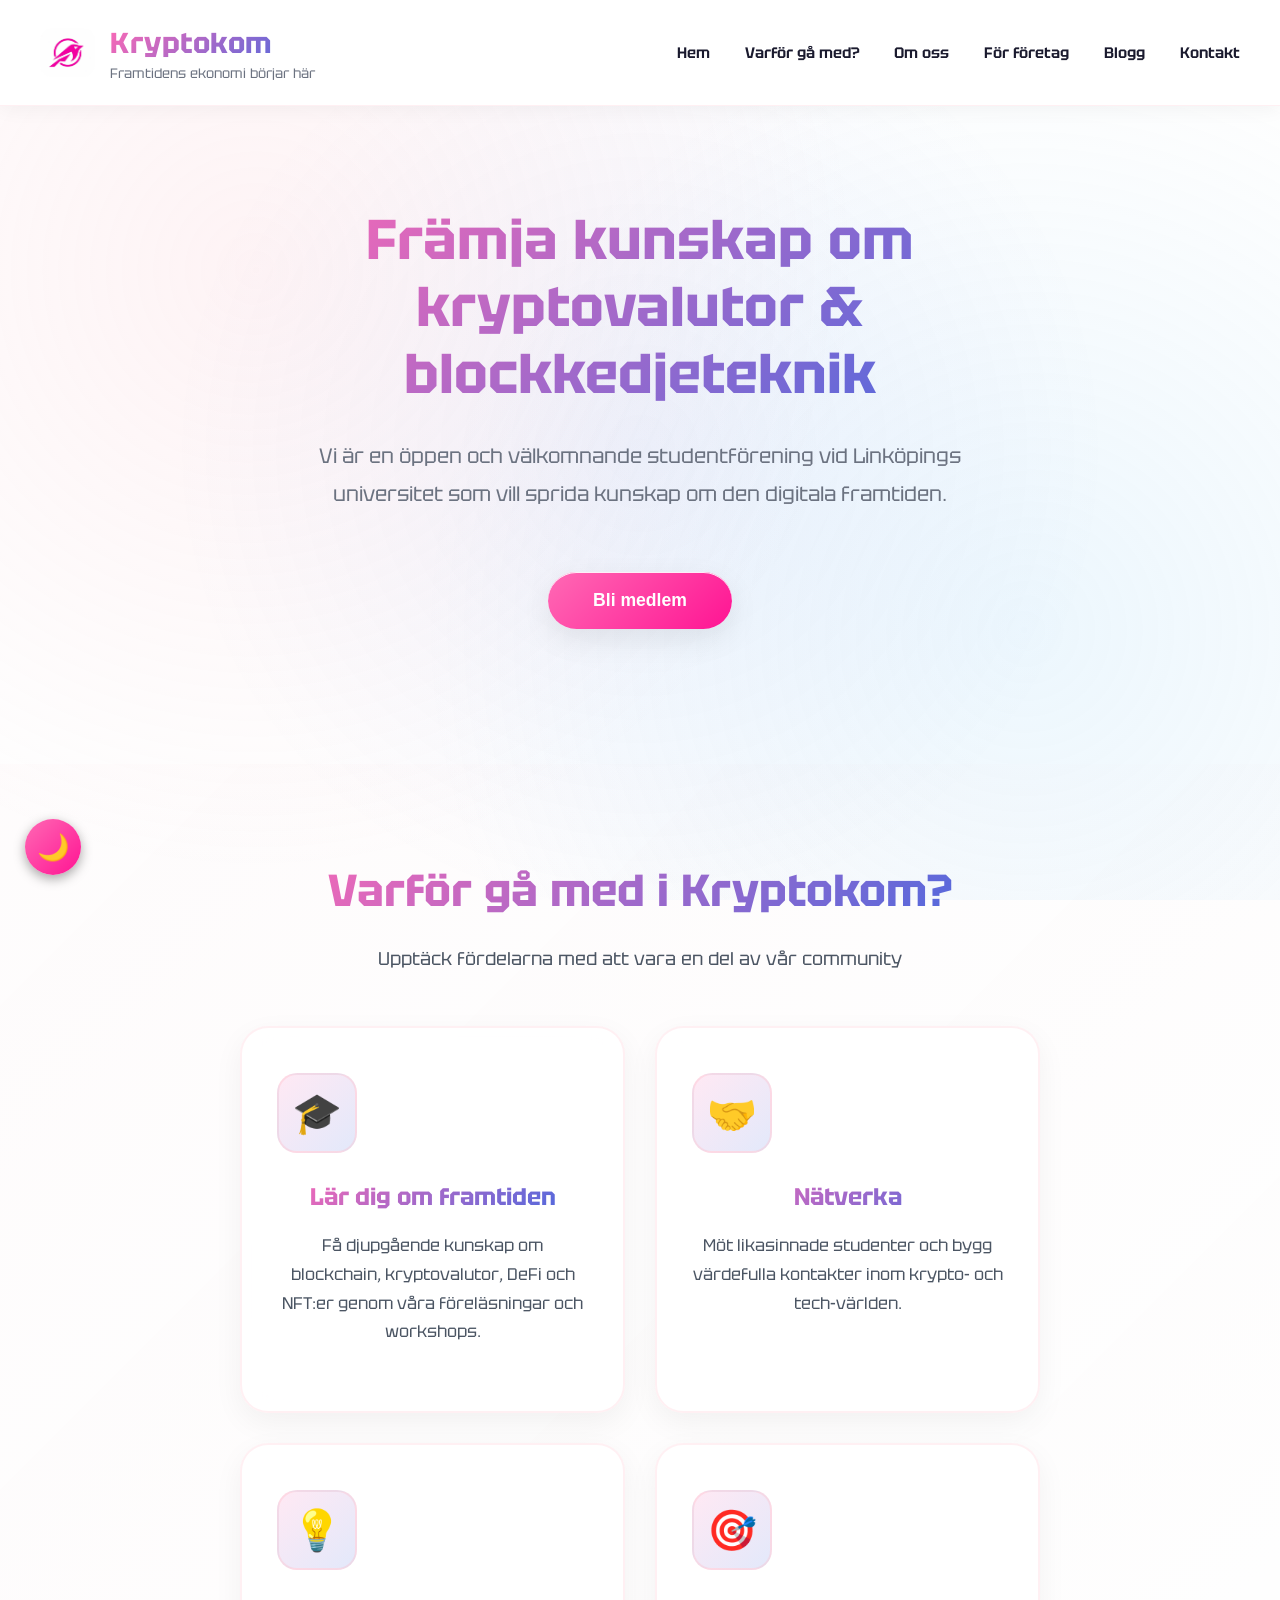
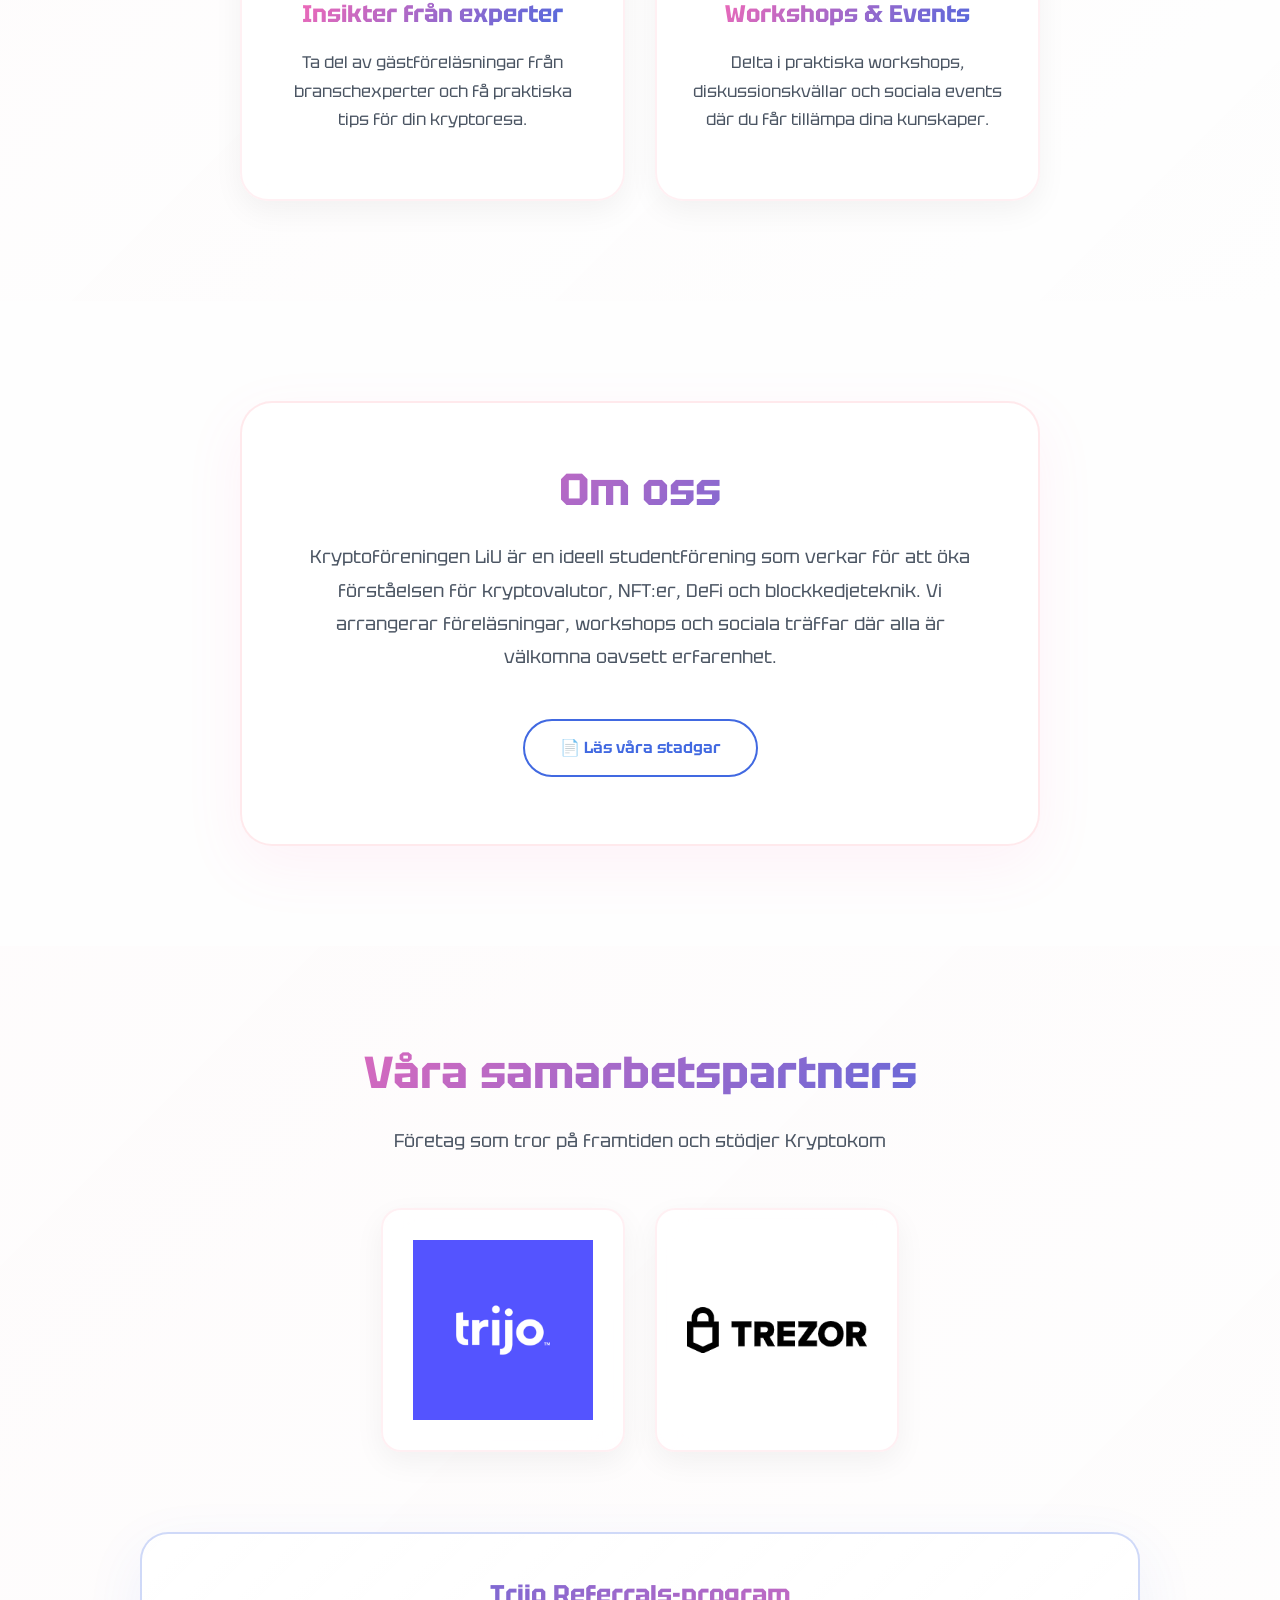
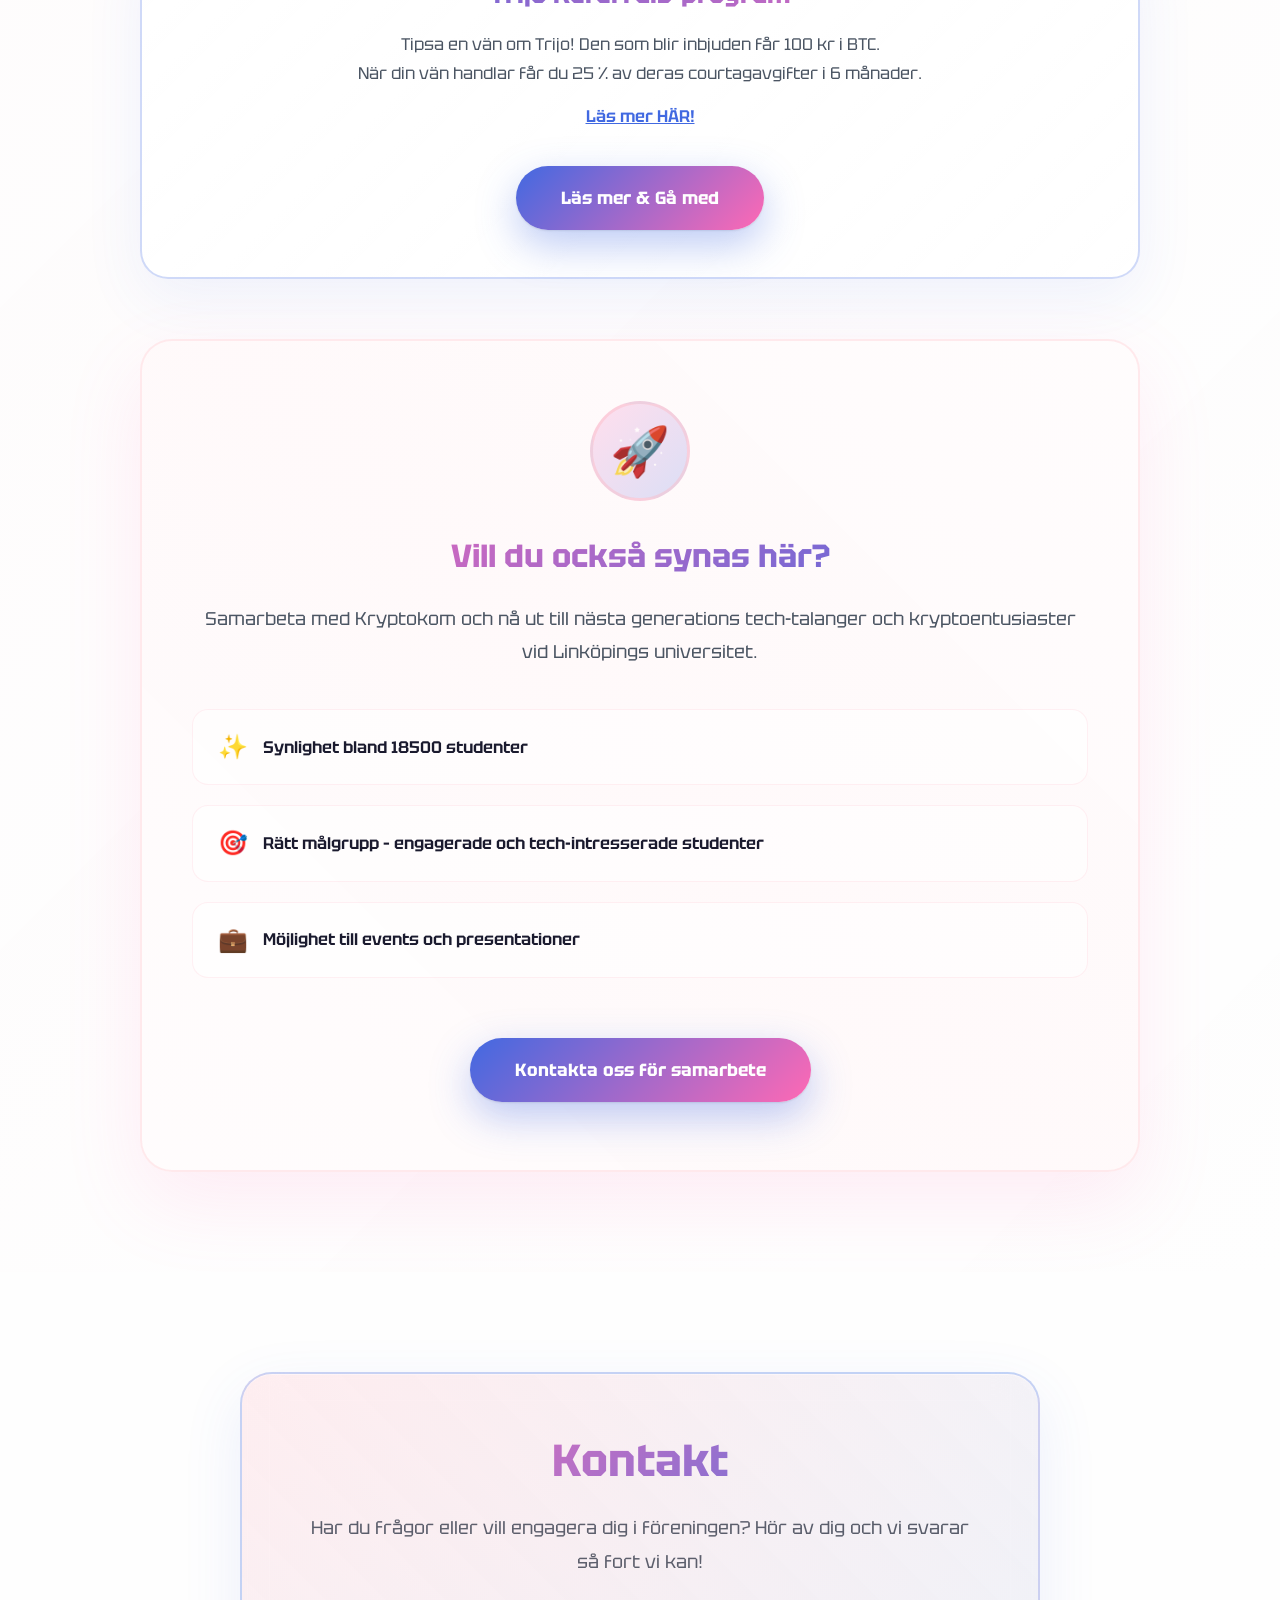
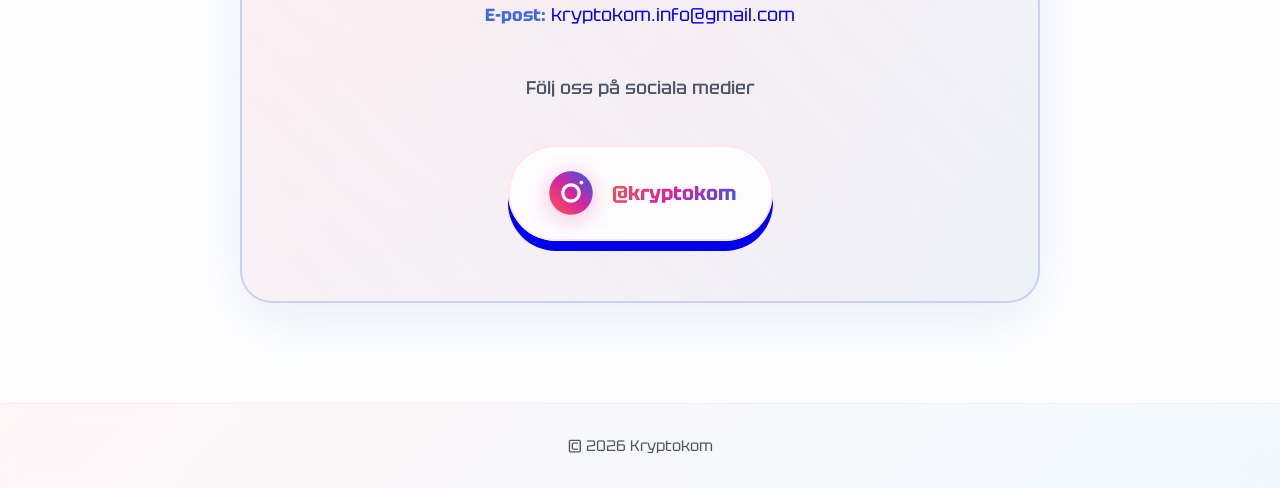
<file: index.html>
<!DOCTYPE html>
<html lang="sv">

<head>
    <script src="https://helpdesk.karlbergsolutions.se/embed.js" data-pub="68fa4f306255afdb19b29043"></script>
    <meta charset="UTF-8">
    <meta name="viewport" content="width=device-width, initial-scale=1.0">
    <title>Kryptokom - Framtidens ekonomi börjar här</title>
    <link rel="icon" type="image/png" href="images/favicon.png">
    <link rel="stylesheet" href="style.css">
    <link rel="preconnect" href="https://fonts.googleapis.com">
    <link rel="preconnect" href="https://fonts.gstatic.com" crossorigin>
    <link href="https://fonts.googleapis.com/css2?family=Tektur:wght@400..900&display=swap" rel="stylesheet">
    <script></script>
</head>

<body>
    <div id="scroll-progress"></div>

    <header class="site-header">
        <div class="logo-container">
            <img src="images/logotype.png" alt="Kryptokom logotyp" class="logo">
            <div class="logo-text">
                <h1>Kryptokom</h1>
                <p>Framtidens ekonomi börjar här</p>
            </div>
        </div>
        <nav id="nav-menu">
            <ul>
                <li><a href="index.html">Hem</a></li>
                <li><a href="index.html#features">Varför gå med?</a></li>
                <li><a href="index.html#about">Om oss</a></li>
                <li><a href="index.html#partners">För företag</a></li>
                <li><a href="blogg/">Blogg</a></li>
                <li><a href="index.html#contact">Kontakt</a></li>
            </ul>
        </nav>
        <div id="menu-toggle" class="menu-icon">☰</div>
    </header>

    <section id="home" class="section">
        <div class="content">
            <h2>Främja kunskap om kryptovalutor & blockkedjeteknik</h2>
            <p>Vi är en öppen och välkomnande studentförening vid Linköpings universitet som vill sprida kunskap om den
                digitala framtiden.</p>
            <a href="https://forms.gle/2U91qRzJwNPku2dQ6" target="_blank">
                <button id="joinBtn">Bli medlem</button>
            </a>
            <p id="joinMsg"></p>
        </div>
    </section>

    <section id="features" class="section features-section">
        <div class="content">
            <h2>Varför gå med i Kryptokom?</h2>
            <p class="section-subtitle">Upptäck fördelarna med att vara en del av vår community</p>

            <div class="feature-cards">
                <div class="feature-card">
                    <div class="feature-icon">🎓</div>
                    <h3>Lär dig om framtiden</h3>
                    <p>Få djupgående kunskap om blockchain, kryptovalutor, DeFi och NFT:er genom våra föreläsningar och
                        workshops.</p>
                </div>

                <div class="feature-card">
                    <div class="feature-icon">🤝</div>
                    <h3>Nätverka</h3>
                    <p>Möt likasinnade studenter och bygg värdefulla kontakter inom krypto- och tech-världen.</p>
                </div>

                <div class="feature-card">
                    <div class="feature-icon">💡</div>
                    <h3>Insikter från experter</h3>
                    <p>Ta del av gästföreläsningar från branschexperter och få praktiska tips för din kryptoresa.</p>
                </div>

                <div class="feature-card">
                    <div class="feature-icon">🎯</div>
                    <h3>Workshops & Events</h3>
                    <p>Delta i praktiska workshops, diskussionskvällar och sociala events där du får tillämpa dina
                        kunskaper.</p>
                </div>
            </div>
        </div>
    </section>

    <section id="about" class="section">
        <div class="content">
            <h2>Om oss</h2>
            <p>Kryptoföreningen LiU är en ideell studentförening som verkar för att öka förståelsen för kryptovalutor,
                NFT:er, DeFi och blockkedjeteknik.
                Vi arrangerar föreläsningar, workshops och sociala träffar där alla är välkomna oavsett erfarenhet.</p>
            <a href="documents/reviderade_stadgar.pdf" target="_blank" class="secondary-button">
                📄 Läs våra stadgar
            </a>
        </div>
    </section>

    <section id="partners" class="section partners-section">
        <div class="content">
            <h2>Våra samarbetspartners</h2>
            <p class="section-subtitle">Företag som tror på framtiden och stödjer Kryptokom</p>

            <!-- Logotyper från samarbetspartners -->
            <div class="partner-logos">
                <div class="partner-logo-placeholder">
                    <a href="https://trijo.co" target="_blank" rel="noopener noreferrer">
                        <img src="images/trijo_loga.png" alt="Trijo logotyp" class="partner-logo">
                        <span> </span>
                    </a>
                </div>

                <div class="partner-logo-placeholder">
                    <a href="https://trezor.io/" target="_blank" rel="noopener noreferrer">
                        <img src="images/trezor_loga1.png" alt="Trezor logotyp" class="partner-logo">
                        <span> </span>
                    </a>
                </div>
                <!-- <div class="partner-logo-placeholder">
                    <span> </span>
                </div>
                <div class="partner-logo-placeholder">
                    <span> </span>
                </div>
                <div class="partner-logo-placeholder">
                    <span> </span>
                </div> -->
            </div>


            <!-- Referrals info -->
            <div class="partner-referral-info">
                <h4>Trijo Referrals-program</h4>
                <p>Tipsa en vän om Trijo! Den som blir inbjuden får 100 kr i BTC.
                    <br>När din vän handlar får du 25 % av deras courtagavgifter i 6 månader.
                </p>
                <p>
                    <a href="https://trijo.co/referrals/" target="_blank" rel="noopener noreferrer">Läs mer HÄR!</a>
                </p>
                <a href="https://trijo.co" target="_blank" rel="noopener noreferrer" class="partner-cta-button">Läs mer
                    & Gå med</a>
            </div>


            <!-- CTA för företag -->
            <div class="partner-cta">
                <div class="partner-cta-icon">🚀</div>
                <h3>Vill du också synas här?</h3>
                <p>Samarbeta med Kryptokom och nå ut till nästa generations tech-talanger och kryptoentusiaster vid
                    Linköpings universitet.</p>

                <div class="partner-benefits">
                    <div class="partner-benefit">
                        <span class="benefit-icon">✨</span>
                        <span>Synlighet bland 18500 studenter</span>
                    </div>
                    <div class="partner-benefit">
                        <span class="benefit-icon">🎯</span>
                        <span>Rätt målgrupp – engagerade och tech-intresserade studenter</span>
                    </div>
                    <div class="partner-benefit">
                        <span class="benefit-icon">💼</span>
                        <span>Möjlighet till events och presentationer</span>
                    </div>
                </div>

                <a href="mailto:kryptokom.event@gmail.com?subject=Samarbete%20med%20Kryptokom"
                    class="partner-cta-button">
                    Kontakta oss för samarbete
                </a>
            </div>
        </div>
    </section>

    <section id="contact" class="section">
        <div class="content">
            <h2>Kontakt</h2>
            <p>Har du frågor eller vill engagera dig i föreningen? Hör av dig och vi svarar så fort vi kan!</p>
            <p><strong>E-post:</strong> <a href="mailto:kryptokom.info@gmail.com">kryptokom.info@gmail.com</a> </p>

            <!-- Instagram sektion -->
            <div class="social-media">
                <p class="social-text">Följ oss på sociala medier</p>
                <a href="https://www.instagram.com/kryptokom/" target="_blank" rel="noopener noreferrer"
                    class="instagram-link" aria-label="Följ oss på Instagram">
                    <div class="instagram-icon">
                        <svg viewBox="0 0 24 24" fill="none" xmlns="http://www.w3.org/2000/svg">
                            <path
                                d="M12 2C6.477 2 2 6.477 2 12C2 17.523 6.477 22 12 22C17.523 22 22 17.523 22 12C22 6.477 17.523 2 12 2Z"
                                fill="url(#instagram-gradient)" />
                            <path
                                d="M12 7.5C9.51 7.5 7.5 9.51 7.5 12C7.5 14.49 9.51 16.5 12 16.5C14.49 16.5 16.5 14.49 16.5 12C16.5 9.51 14.49 7.5 12 7.5ZM12 15C10.343 15 9 13.657 9 12C9 10.343 10.343 9 12 9C13.657 9 15 10.343 15 12C15 13.657 13.657 15 12 15Z"
                                fill="white" />
                            <circle cx="16.8" cy="7.2" r="0.9" fill="white" />
                            <defs>
                                <linearGradient id="instagram-gradient" x1="2" y1="22" x2="22" y2="2"
                                    gradientUnits="userSpaceOnUse">
                                    <stop offset="0%" stop-color="#FD5949" />
                                    <stop offset="50%" stop-color="#D6249F" />
                                    <stop offset="100%" stop-color="#285AEB" />
                                </linearGradient>
                            </defs>
                        </svg>
                    </div>
                    <span class="instagram-text">@kryptokom</span>
                </a>
            </div>
        </div>
    </section>

    <footer>
        <p>© 2026 Kryptokom</p>
    </footer>

    <script src="script.js"></script>
</body>

</html>
</file>
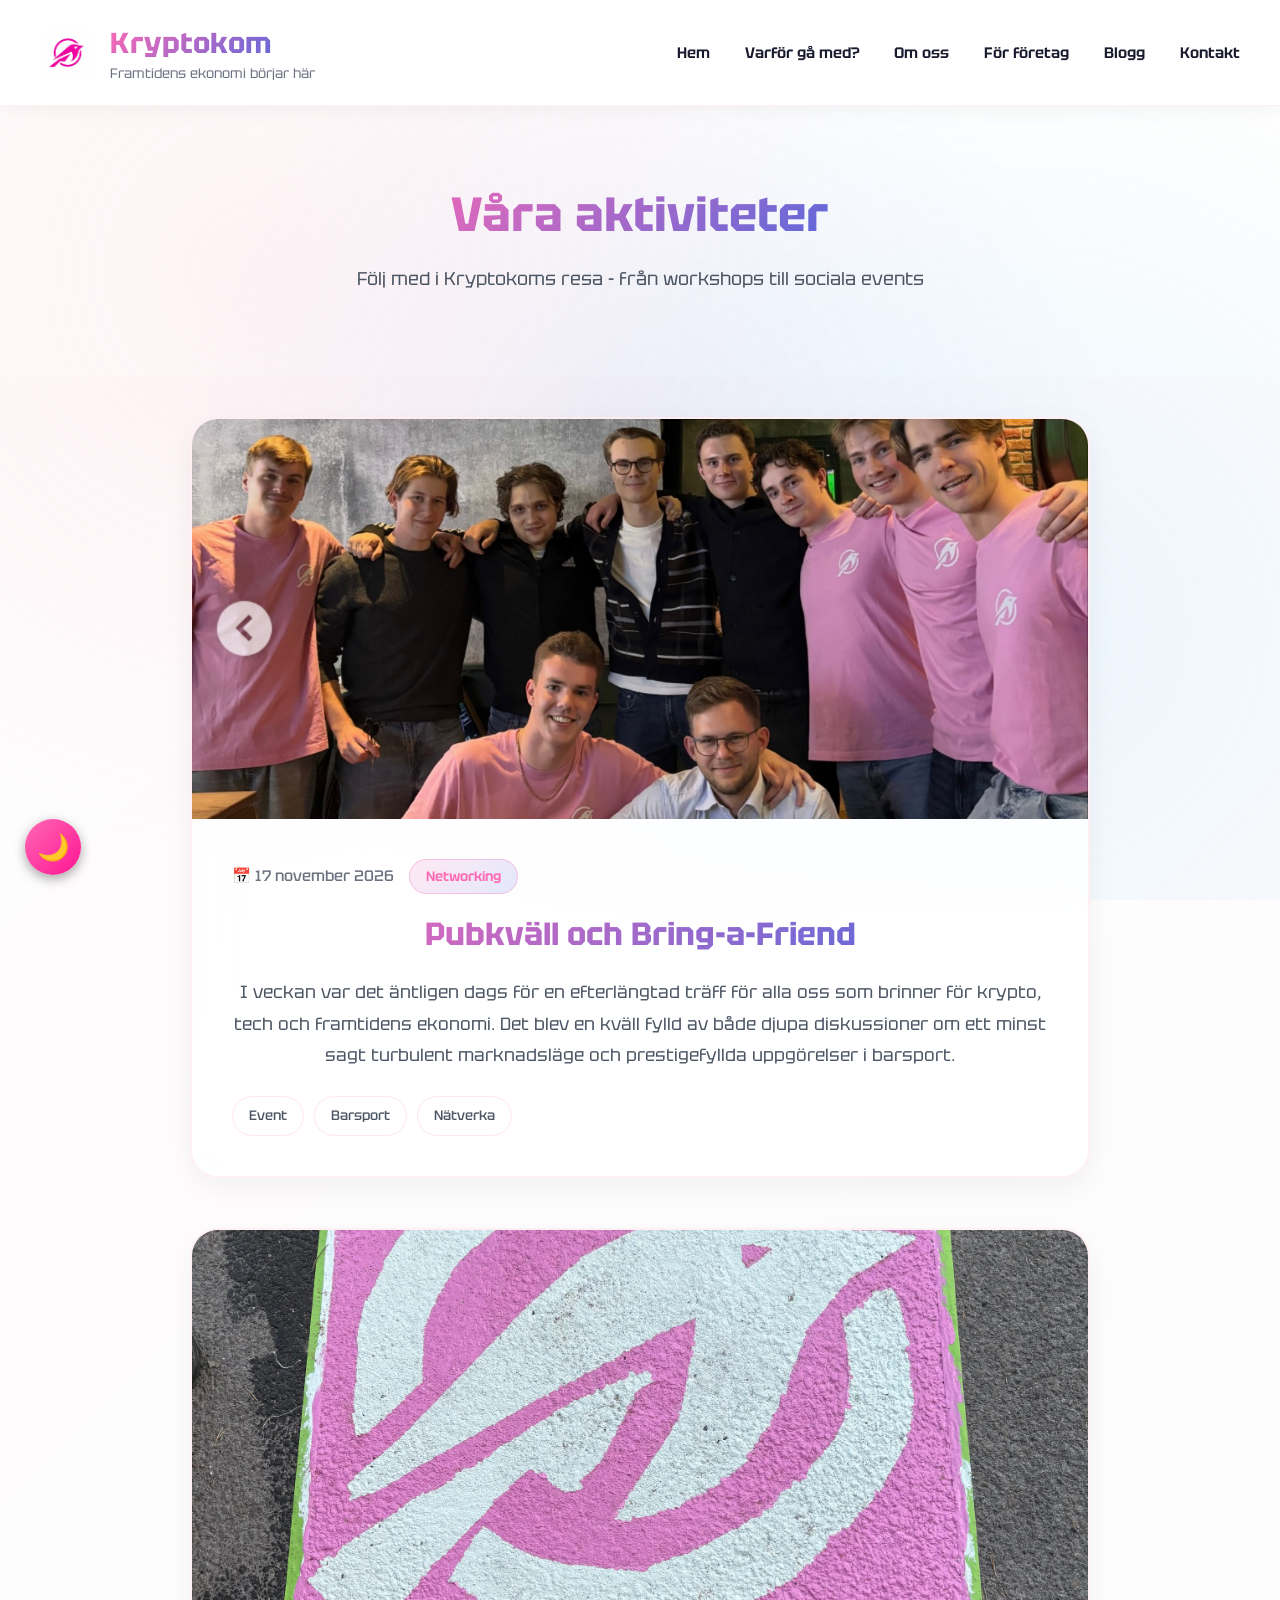
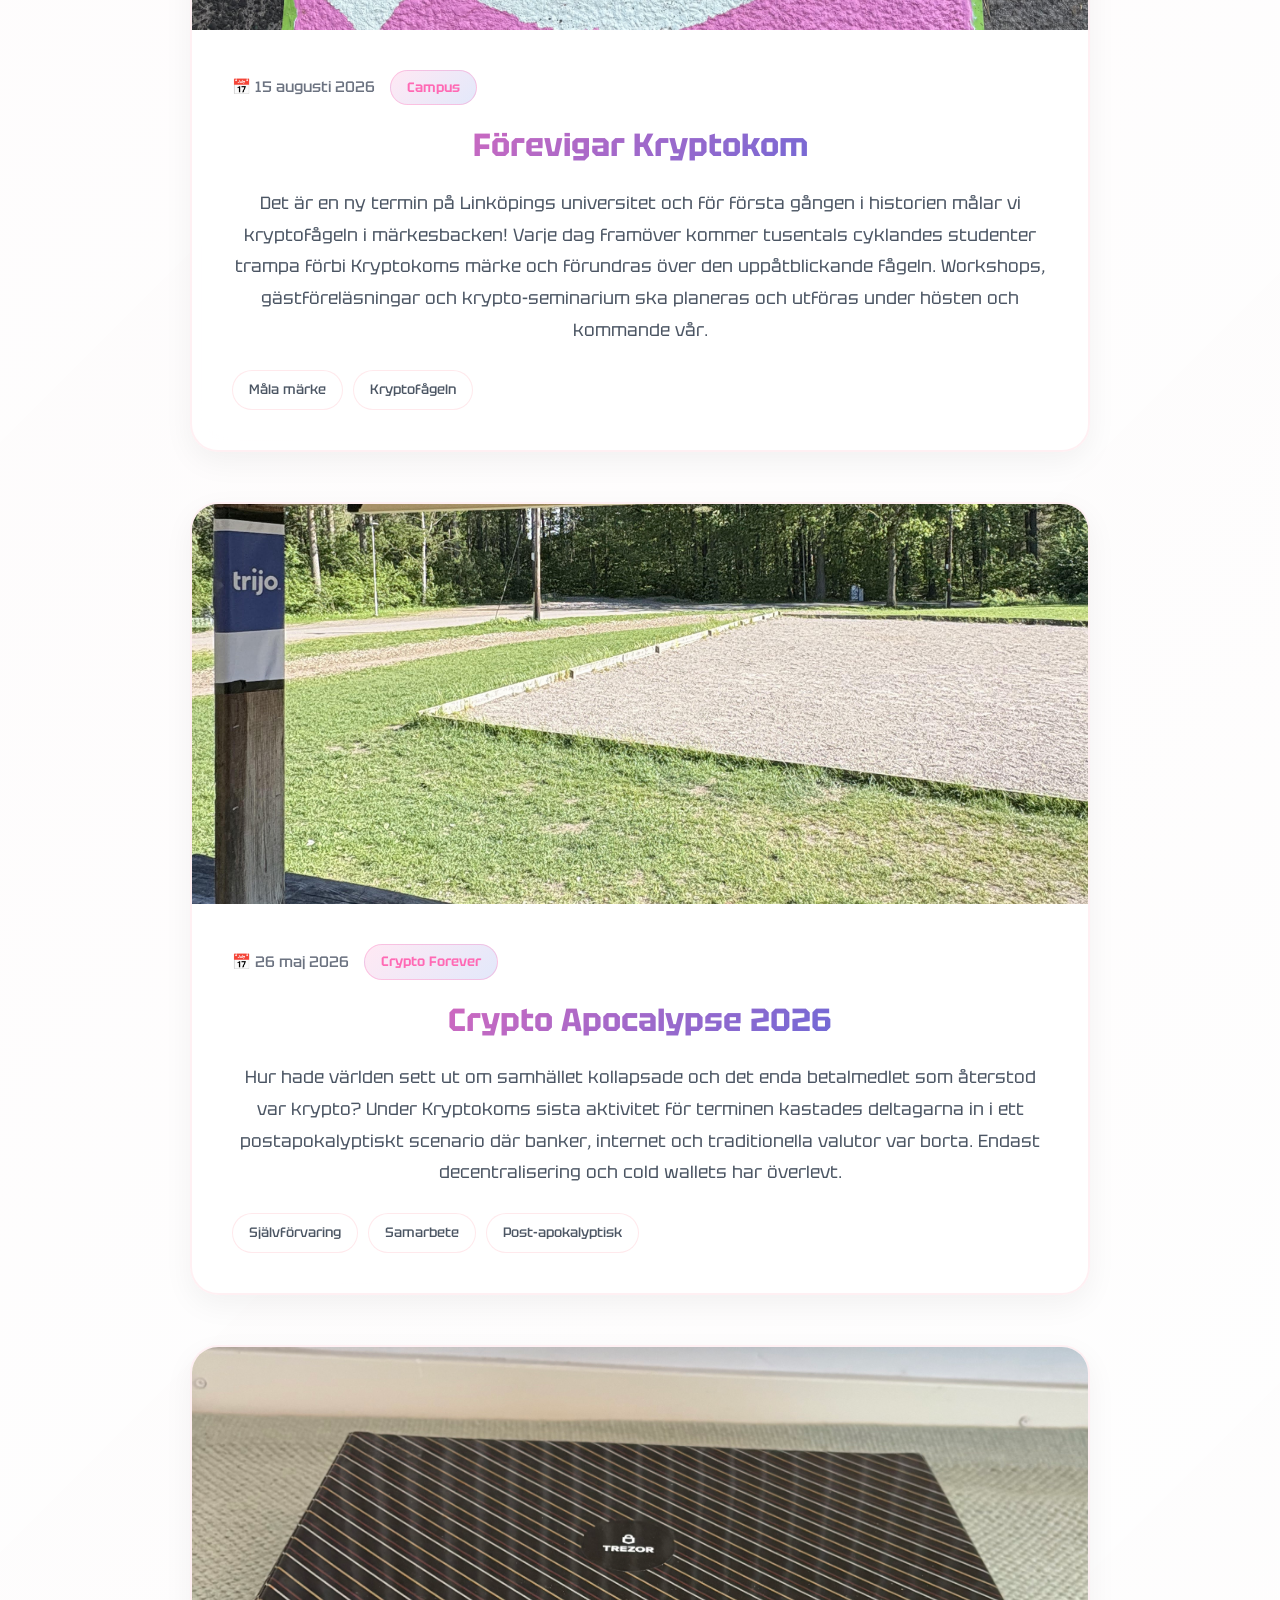
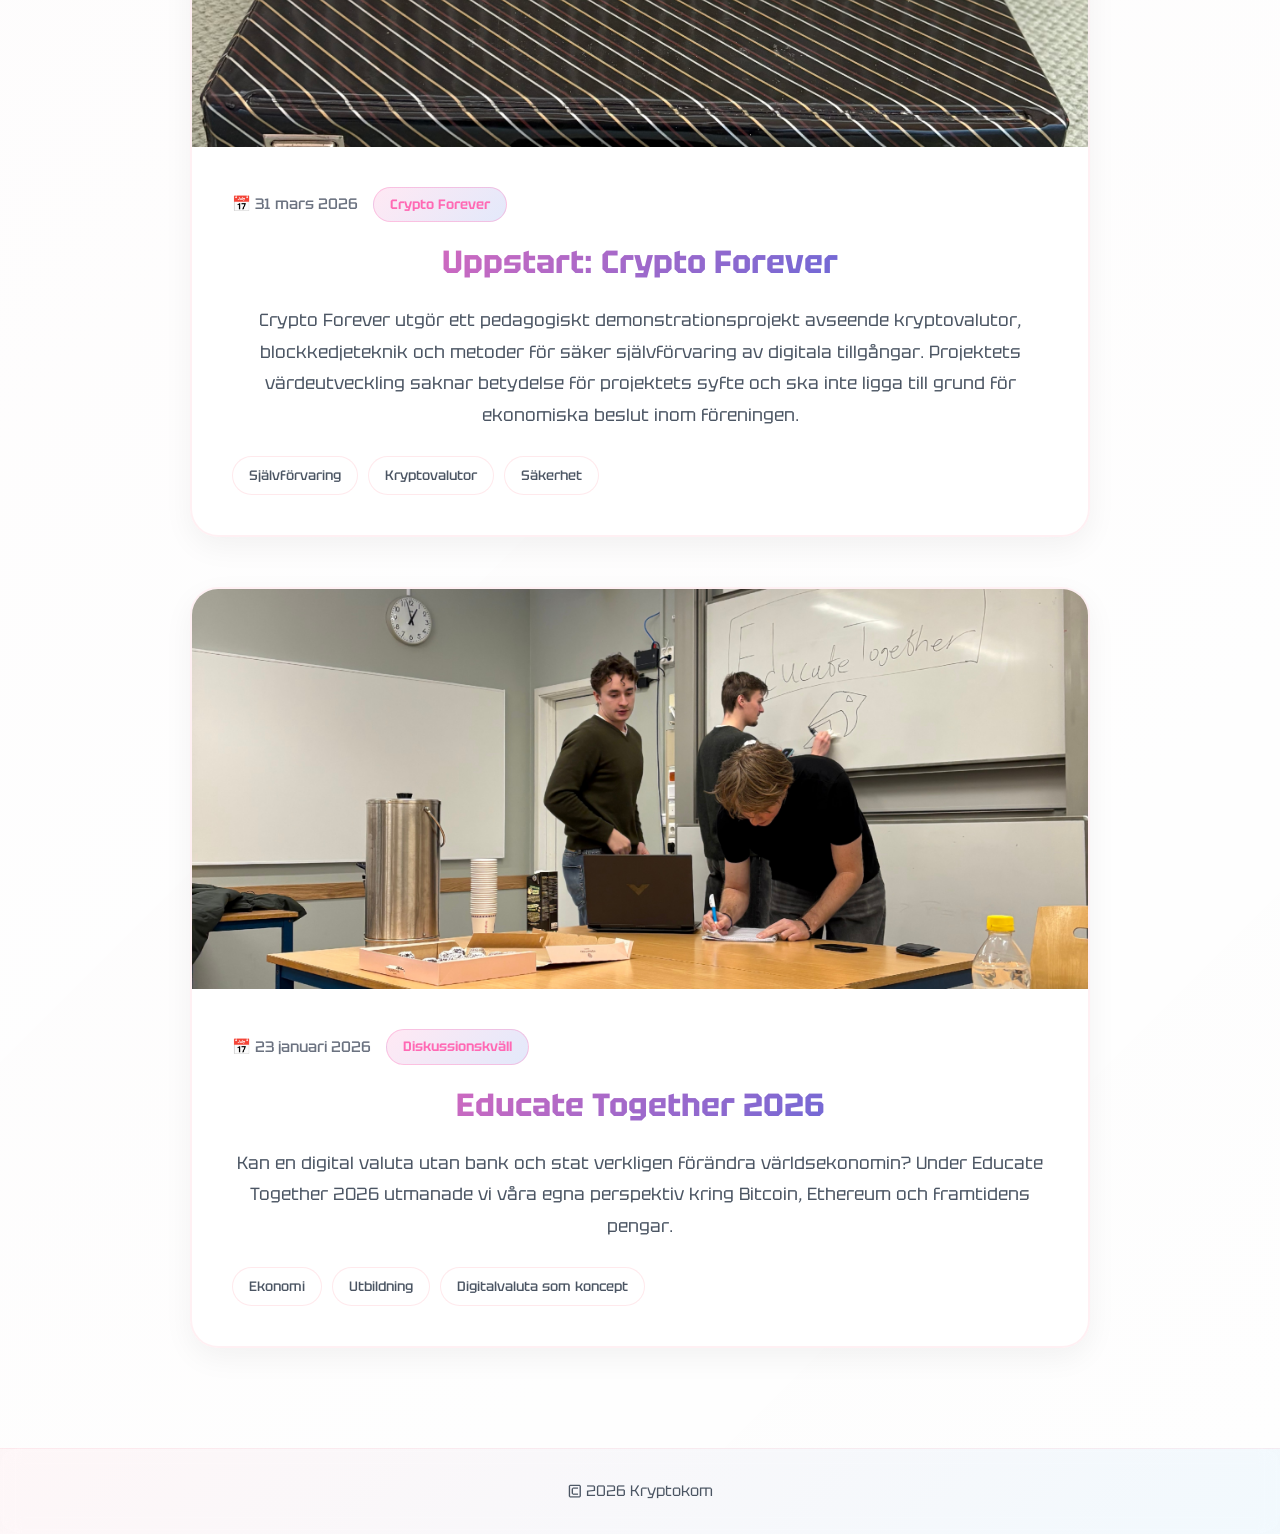
<file: blogg/index.html>
<!DOCTYPE html>
<html lang="sv">

<head>
    <script src="https://helpdesk.karlbergsolutions.se/embed.js" data-pub="68fa4f306255afdb19b29043"></script>
    <meta charset="UTF-8">
    <meta name="viewport" content="width=device-width, initial-scale=1.0">
    <title>Blogg - Kryptokom</title>
    <link rel="icon" type="image/png" href="../images/favicon.png">
    <link rel="stylesheet" href="../style.css">
    <link rel="preconnect" href="https://fonts.googleapis.com">
    <link rel="preconnect" href="https://fonts.gstatic.com" crossorigin>
    <link href="https://fonts.googleapis.com/css2?family=Tektur:wght@400..900&display=swap" rel="stylesheet">
    
    <!-- Markdown parser - LOKALT -->
    <script src="js/marked.min.js"></script>
    <!-- YAML parser - LOKALT -->
    <script src="js/js-yaml.min.js"></script>
</head>

<body>
    <div id="scroll-progress"></div>

    <header class="site-header">
        <div class="logo-container">
            <img src="../images/logotype.png" alt="Kryptokom logotyp" class="logo">
            <div class="logo-text">
                <h1>Kryptokom</h1>
                <p>Framtidens ekonomi börjar här</p>
            </div>
        </div>
        <nav id="nav-menu">
            <ul>
                <li><a href="../index.html">Hem</a></li>
                <li><a href="../index.html#features">Varför gå med?</a></li>
                <li><a href="../index.html#about">Om oss</a></li>
                <li><a href="../index.html#partners">För företag</a></li>
                <li><a href="../blogg/" class="active">Blogg</a></li>
                <li><a href="../index.html#contact">Kontakt</a></li>
            </ul>
        </nav>
        <div id="menu-toggle" class="menu-icon">☰</div>
    </header>

    <section class="section blog-hero">
        <div class="content">
            <h2>Våra aktiviteter</h2>
            <p class="section-subtitle">Följ med i Kryptokoms resa - från workshops till sociala events</p>
        </div>
    </section>

    <section class="section blog-section">
        <div class="blog-container" id="blog-posts">
            <!-- Blogginlägg laddas dynamiskt här -->
            <div class="loading-message">
                <p>Laddar blogginlägg...</p>
            </div>
        </div>
    </section>

    <footer>
        <p>© 2026 Kryptokom</p>
    </footer>

    <script src="../script.js"></script>
    <script>
        // Markdown Blog Loader
        (async function() {
            const blogContainer = document.getElementById('blog-posts');
            
            try {
                // Ladda listan över posts
                const response = await fetch('posts.json');
                const posts = await response.json();
                
                // Töm loading-meddelande
                blogContainer.innerHTML = '';
                
                // Ladda varje post
                for (const post of posts) {
                    try {
                        const mdResponse = await fetch(`inlagg/${post.filename}`);
                        const mdText = await mdResponse.text();
                        
                        // Separera frontmatter och content
                        const parts = mdText.split('---');
                        if (parts.length < 3) {
                            console.error(`Invalid frontmatter in ${post.filename}`);
                            continue;
                        }
                        
                        // Parse frontmatter (YAML)
                        const frontmatter = jsyaml.load(parts[1]);
                        const content = parts.slice(2).join('---').trim();
                        
                        // Konvertera markdown till HTML
                        const htmlContent = marked.parse(content);
                        
                        // Skapa blogginlägg HTML
                        const article = document.createElement('article');
                        article.className = 'blog-post fade-in-element';
                        
                        // Formatera datum (svensk stil)
                        const date = new Date(frontmatter.date);
                        const formattedDate = date.toLocaleDateString('sv-SE', {
                            year: 'numeric',
                            month: 'long',
                            day: 'numeric'
                        });
                        
                        // Skapa taggar HTML
                        const tagsHTML = frontmatter.tags
                            .map(tag => `<span class="tag">${tag}</span>`)
                            .join('');
                        
                        // Extrahera första stycket som sammanfattning
                        const firstParagraph = htmlContent.match(/<p>(.*?)<\/p>/)?.[1] || '';
                        
                        article.innerHTML = `
                            <div class="blog-image">
                                <img src="bilder/${frontmatter.image}" 
                                     alt="${frontmatter.title}" 
                                     onerror="this.src='data:image/svg+xml,%3Csvg xmlns=%22http://www.w3.org/2000/svg%22 width=%22800%22 height=%22400%22%3E%3Crect fill=%22%23f0f0f0%22 width=%22800%22 height=%22400%22/%3E%3Ctext fill=%22%239ca3af%22 font-family=%22Arial%22 font-size=%2224%22 text-anchor=%22middle%22 x=%22400%22 y=%22200%22%3E${frontmatter.title}%3C/text%3E%3C/svg%3E'">
                            </div>
                            <div class="blog-content">
                                <div class="blog-meta">
                                    <span class="blog-date">📅 ${formattedDate}</span>
                                    <span class="blog-category">${frontmatter.category}</span>
                                </div>
                                <h3>${frontmatter.title}</h3>
                                <p>${firstParagraph}</p>
                                <div class="blog-tags">
                                    ${tagsHTML}
                                </div>
                            </div>
                        `;
                        
                        // Lägg till click-event för att visa hela inlägget
                        article.style.cursor = 'pointer';
                        article.addEventListener('click', () => {
                            showFullPost(frontmatter, htmlContent, post.slug);
                        });
                        
                        blogContainer.appendChild(article);
                        
                        // Triggera scroll-animation
                        setTimeout(() => {
                            article.classList.add('fade-in-visible');
                        }, 100);
                        
                    } catch (error) {
                        console.error(`Error loading post ${post.filename}:`, error);
                    }
                }
                
            } catch (error) {
                console.error('Error loading posts:', error);
                blogContainer.innerHTML = '<p style="color: #FF69B4; text-align: center;">Kunde inte ladda blogginlägg. Försök igen senare.</p>';
            }
        })();
        
        // Funktion för att visa hela inlägget på separat sida
        function showFullPost(frontmatter, htmlContent, slug) {
            // Navigera till post.html med slug som parameter
            window.location.href = `post.html?slug=${slug}`;
        }
    </script>
</body>

</html>
</file>
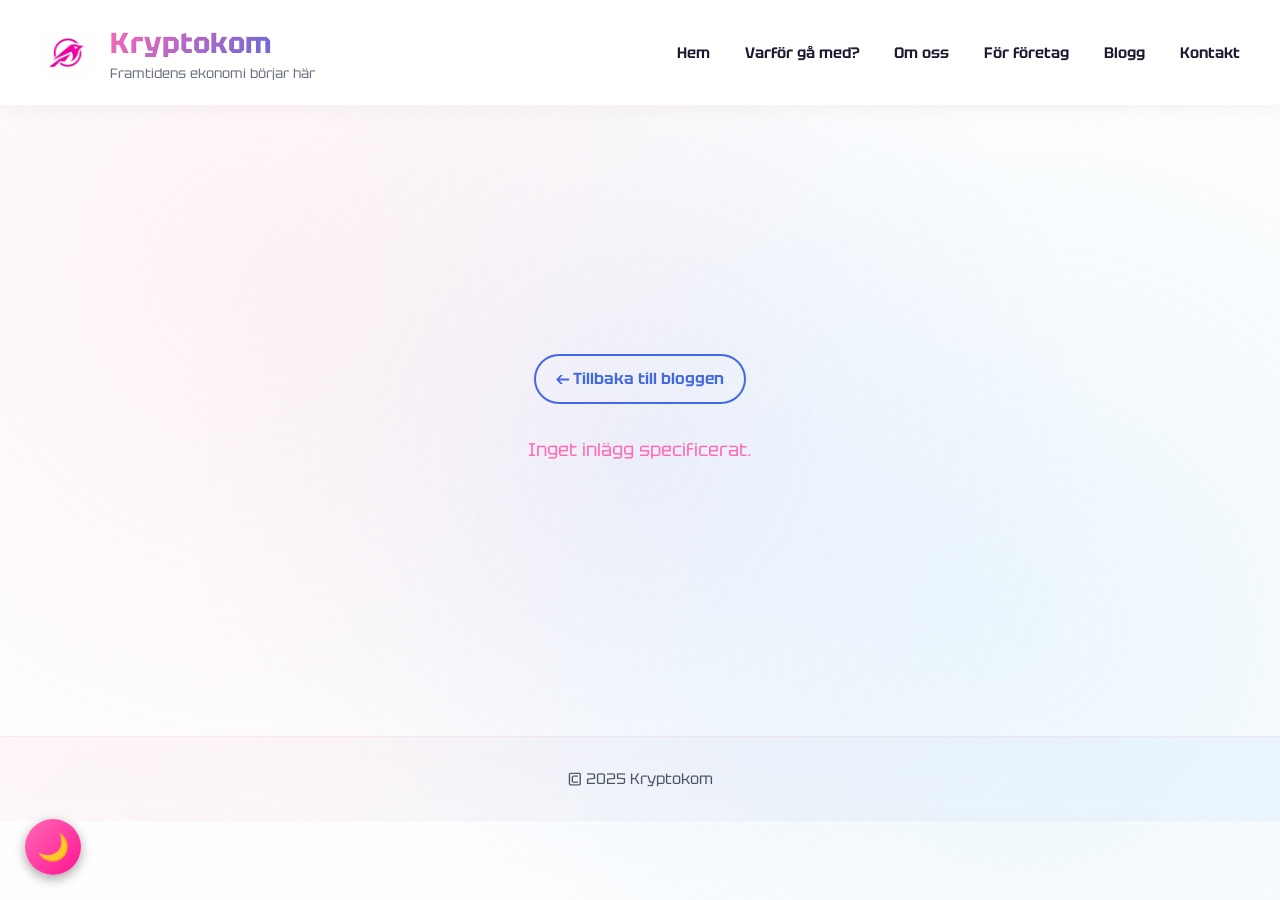
<file: blogg/post.html>
<!DOCTYPE html>
<html lang="sv">

<head>
    <script src="https://helpdesk.karlbergsolutions.se/embed.js" data-pub="68fa4f306255afdb19b29043"></script>
    <meta charset="UTF-8">
    <meta name="viewport" content="width=device-width, initial-scale=1.0">
    <title id="page-title">Inlägg - Kryptokom</title>
    <link rel="icon" type="image/png" href="../images/favicon.png">
    <link rel="stylesheet" href="../style.css">
    <link rel="preconnect" href="https://fonts.googleapis.com">
    <link rel="preconnect" href="https://fonts.gstatic.com" crossorigin>
    <link href="https://fonts.googleapis.com/css2?family=Tektur:wght@400..900&display=swap" rel="stylesheet">
    
    <!-- Markdown parser - LOKALT -->
    <script src="js/marked.min.js"></script>
    <!-- YAML parser - LOKALT -->
    <script src="js/js-yaml.min.js"></script>
    
    <style>
        /* Extra styling för hela blogginlägget */
        .post-full-content {
            max-width: 800px;
            margin: 0 auto;
            padding: 40px 30px;
        }
        
        .post-full-content h2 {
            font-size: 2rem;
            margin-top: 40px;
            margin-bottom: 20px;
        }
        
        .post-full-content h3 {
            font-size: 1.5rem;
            margin-top: 30px;
            margin-bottom: 15px;
            color: #1a1a2e;
        }
        
        .post-full-content p {
            margin-bottom: 20px;
            line-height: 1.8;
        }
        
        .post-full-content ul,
        .post-full-content ol {
            margin: 20px 0;
            padding-left: 30px;
        }
        
        .post-full-content li {
            margin: 10px 0;
            line-height: 1.7;
        }
        
        .post-full-content blockquote {
            border-left: 4px solid #FF69B4;
            padding-left: 20px;
            margin: 30px 0;
            font-style: italic;
            color: #4b5563;
            background: rgba(255, 105, 180, 0.05);
            padding: 20px;
            border-radius: 8px;
        }
        
        .post-full-content code {
            background: rgba(255, 105, 180, 0.1);
            padding: 2px 6px;
            border-radius: 4px;
            font-family: 'Courier New', monospace;
            font-size: 0.9em;
        }
        
        .post-full-content pre {
            background: #1a1a2e;
            color: #f1f1f1;
            padding: 20px;
            border-radius: 8px;
            overflow-x: auto;
            margin: 20px 0;
        }
        
        .post-full-content pre code {
            background: none;
            padding: 0;
            color: #f1f1f1;
        }
        
        .post-full-content a {
            color: #4169E1;
            text-decoration: underline;
            transition: color 0.3s ease;
        }
        
        .post-full-content a:hover {
            color: #FF69B4;
        }
        
        .post-full-content img {
            max-width: 100%;
            height: auto;
            border-radius: 12px;
            margin: 30px 0;
        }
        
        .back-to-blog {
            display: inline-block;
            margin-bottom: 30px;
            color: #4169E1;
            text-decoration: none;
            font-weight: 600;
            transition: all 0.3s ease;
            padding: 10px 20px;
            border: 2px solid #4169E1;
            border-radius: 25px;
        }
        
        .back-to-blog:hover {
            background: #4169E1;
            color: white;
            transform: translateX(-5px);
        }
        
        .post-header {
            text-align: center;
            margin-bottom: 50px;
        }
        
        .post-image-full {
            width: 100%;
            max-height: 500px;
            object-fit: cover;
            border-radius: 20px;
            margin-bottom: 40px;
            box-shadow: 0 20px 60px rgba(0, 0, 0, 0.1);
        }
        
        /* Dark mode för post-content */
        body.dark-mode .post-full-content h3 {
            color: #f1f1f1;
        }
        
        body.dark-mode .post-full-content blockquote {
            background: rgba(255, 105, 180, 0.1);
            color: #d1d5db;
        }
        
        body.dark-mode .post-full-content code {
            background: rgba(255, 105, 180, 0.2);
        }
        
        @media (max-width: 768px) {
            .post-full-content {
                padding: 30px 20px;
            }
            
            .post-full-content h2 {
                font-size: 1.6rem;
            }
            
            .post-full-content h3 {
                font-size: 1.3rem;
            }
            
            .post-image-full {
                max-height: 300px;
            }
        }
    </style>
</head>

<body>
    <div id="scroll-progress"></div>

    <header class="site-header">
        <div class="logo-container">
            <img src="../images/logotype.png" alt="Kryptokom logotyp" class="logo">
            <div class="logo-text">
                <h1>Kryptokom</h1>
                <p>Framtidens ekonomi börjar här</p>
            </div>
        </div>
        <nav id="nav-menu">
            <ul>
                <li><a href="../index.html">Hem</a></li>
                <li><a href="../index.html#features">Varför gå med?</a></li>
                <li><a href="../index.html#about">Om oss</a></li>
                <li><a href="../index.html#partners">För företag</a></li>
                <li><a href="../blogg/" class="active">Blogg</a></li>
                <li><a href="../index.html#contact">Kontakt</a></li>
            </ul>
        </nav>
        <div id="menu-toggle" class="menu-icon">☰</div>
    </header>

    <section class="section">
        <div class="content">
            <a href="../blogg/" class="back-to-blog">← Tillbaka till bloggen</a>
            
            <div id="post-container">
                <div class="loading-message">
                    <p>Laddar inlägg...</p>
                </div>
            </div>
        </div>
    </section>

    <footer>
        <p>© 2025 Kryptokom</p>
    </footer>

    <script src="../script.js"></script>
    <script>
        // Ladda och visa hela blogginlägget
        (async function() {
            const postContainer = document.getElementById('post-container');
            
            // Hämta slug från URL
            const urlParams = new URLSearchParams(window.location.search);
            const slug = urlParams.get('slug');
            
            if (!slug) {
                postContainer.innerHTML = '<p style="color: #FF69B4;">Inget inlägg specificerat.</p>';
                return;
            }
            
            try {
                // Ladda posts.json för att hitta rätt fil
                const response = await fetch('posts.json');
                const posts = await response.json();
                
                // Hitta rätt post
                const post = posts.find(p => p.slug === slug);
                
                if (!post) {
                    postContainer.innerHTML = '<p style="color: #FF69B4;">Inlägget kunde inte hittas.</p>';
                    return;
                }
                
                // Ladda markdown-filen
                const mdResponse = await fetch(`inlagg/${post.filename}`);
                const mdText = await mdResponse.text();
                
                // Separera frontmatter och content
                const parts = mdText.split('---');
                if (parts.length < 3) {
                    postContainer.innerHTML = '<p style="color: #FF69B4;">Fel format på inlägget.</p>';
                    return;
                }
                
                // Parse frontmatter
                const frontmatter = jsyaml.load(parts[1]);
                const content = parts.slice(2).join('---').trim();
                
                // Konvertera markdown till HTML
                const htmlContent = marked.parse(content);
                
                // Formatera datum
                const date = new Date(frontmatter.date);
                const formattedDate = date.toLocaleDateString('sv-SE', {
                    year: 'numeric',
                    month: 'long',
                    day: 'numeric'
                });
                
                // Skapa taggar HTML
                const tagsHTML = frontmatter.tags
                    .map(tag => `<span class="tag">${tag}</span>`)
                    .join('');
                
                // Uppdatera sidrubrik
                document.getElementById('page-title').textContent = `${frontmatter.title} - Kryptokom`;
                
                // Bygg ut hela inlägget
                postContainer.innerHTML = `
                    <article class="blog-post">
                        <div class="post-header">
                            <img src="bilder/${frontmatter.image}" 
                                 alt="${frontmatter.title}" 
                                 class="post-image-full"
                                 onerror="this.style.display='none'">
                            
                            <div class="blog-meta" style="justify-content: center; margin-bottom: 20px;">
                                <span class="blog-date">📅 ${formattedDate}</span>
                                <span class="blog-category">${frontmatter.category}</span>
                            </div>
                            
                            <h2 style="font-size: 3rem; margin-bottom: 30px;">${frontmatter.title}</h2>
                            
                            <div class="blog-tags" style="justify-content: center;">
                                ${tagsHTML}
                            </div>
                        </div>
                        
                        <div class="post-full-content">
                            ${htmlContent}
                        </div>
                    </article>
                `;
                
                // Lägg till fade-in animation
                setTimeout(() => {
                    postContainer.querySelector('.blog-post').classList.add('fade-in-visible');
                }, 100);
                
            } catch (error) {
                console.error('Error loading post:', error);
                postContainer.innerHTML = '<p style="color: #FF69B4;">Kunde inte ladda inlägget. Försök igen senare.</p>';
            }
        })();
    </script>
</body>

</html>
</file>
<file: style.css>
/* ==========================
  GRUNDSTIL
========================== */
* {
  margin: 0;
  padding: 0;
  box-sizing: border-box;
}

body {
  margin: 0;
  font-family: 'Tektur', sans-serif;
  background-color: #fefefe;
  color: #1a1a2e;
  line-height: 1.6;
}

/* Animated background gradients */
body::before {
  content: '';
  position: fixed;
  top: 0;
  left: 0;
  width: 100%;
  height: 100%;
  background:
    radial-gradient(circle at 20% 30%, rgba(255, 182, 193, 0.15) 0%, transparent 50%),
    radial-gradient(circle at 80% 70%, rgba(135, 206, 250, 0.15) 0%, transparent 50%),
    radial-gradient(circle at 50% 50%, rgba(65, 105, 225, 0.08) 0%, transparent 60%);
  z-index: -1;
  animation: gradientShift 15s ease infinite;
}

@keyframes gradientShift {

  0%,
  100% {
    opacity: 1;
  }

  50% {
    opacity: 0.8;
  }
}

@keyframes fadeInUp {
  from {
    opacity: 0;
    transform: translateY(30px);
  }

  to {
    opacity: 1;
    transform: translateY(0);
  }
}

@keyframes fadeIn {
  from {
    opacity: 0;
    transform: translateY(-10px);
  }

  to {
    opacity: 1;
    transform: translateY(0);
  }
}

@keyframes shimmer {
  0% {
    transform: translateX(-100%) translateY(-100%) rotate(45deg);
  }

  100% {
    transform: translateX(100%) translateY(100%) rotate(45deg);
  }
}

a {
  text-decoration: none;
}

/* ==========================
  SCROLL PROGRESS BAR
========================== */
#scroll-progress {
  position: fixed;
  top: 0;
  left: 0;
  height: 3px;
  background: linear-gradient(90deg, #FF69B4, #4169E1);
  width: 0%;
  z-index: 9999;
  transition: width 0.1s ease;
  box-shadow: 0 2px 10px rgba(255, 105, 180, 0.5);
}

/* ==========================
  HEADER & NAVIGATION
========================== */
header {
  background: rgba(255, 255, 255, 0.95);
  backdrop-filter: blur(20px);
  color: #1a1a2e;
  display: flex;
  justify-content: space-between;
  align-items: center;
  padding: 20px 40px;
  position: sticky;
  top: 0;
  z-index: 1000;
  box-shadow: 0 2px 20px rgba(0, 0, 0, 0.05);
  flex-wrap: wrap;
  border-bottom: 1px solid rgba(255, 182, 193, 0.2);
  transition: all 0.3s ease;
}

header:hover {
  box-shadow: 0 4px 30px rgba(255, 182, 193, 0.15);
}

.logo-container {
  display: flex;
  align-items: center;
  gap: 15px;
}

.logo {
  width: 55px;
  height: auto;
  border-radius: 12px;
  transition: transform 0.3s ease;
}

.logo:hover {
  transform: scale(1.05);
}

.logo-text h1 {
  margin: 0;
  font-size: 1.8rem;
  letter-spacing: 0.5px;
  background: linear-gradient(135deg, #FF69B4, #4169E1);
  -webkit-background-clip: text;
  -webkit-text-fill-color: transparent;
  background-clip: text;
  font-weight: 700;
}

.logo-text p {
  margin: 0;
  margin-top: -3px;
  font-size: 0.85rem;
  color: #6b7280;
  font-weight: 400;
}

nav ul {
  list-style: none;
  display: flex;
  gap: 35px;
  margin: 0;
  padding: 0;
}

nav a {
  color: #1a1a2e;
  text-decoration: none;
  font-weight: 600;
  font-size: 0.95rem;
  transition: all 0.3s ease;
  position: relative;
  padding: 5px 0;
}

nav a::after {
  content: '';
  position: absolute;
  bottom: 0;
  left: 0;
  width: 0;
  height: 2px;
  background: linear-gradient(90deg, #FF69B4, #4169E1);
  transition: width 0.3s ease;
}

nav a:hover {
  color: #FF69B4;
}

nav a:hover::after {
  width: 100%;
}

nav a:focus-visible {
  outline: 2px solid #FF69B4;
  outline-offset: 4px;
  border-radius: 4px;
}

nav a.active {
  color: #FF69B4;
  font-weight: 700;
}

nav a.active::after {
  width: 100%;
}

.menu-icon {
  display: none;
  font-size: 28px;
  cursor: pointer;
  user-select: none;
  color: #1a1a2e;
  transition: color 0.3s ease;
}

.menu-icon:hover {
  color: #FF69B4;
}

/* ==========================
  SECTIONS (GENERAL)
========================== */
.section {
  padding: 100px 30px;
  text-align: center;
  min-height: 70vh;
  display: flex;
  align-items: center;
  justify-content: center;
  position: relative;
}

.section:nth-child(even) {
  background: linear-gradient(135deg, rgba(255, 182, 193, 0.03) 0%, rgba(255, 255, 255, 0.05) 100%);
}

.content {
  max-width: 800px;
  margin: 0 auto;
  animation: fadeInUp 0.8s ease;
}

h2 {
  background: linear-gradient(135deg, #FF69B4 0%, #4169E1 100%);
  -webkit-background-clip: text;
  -webkit-text-fill-color: transparent;
  background-clip: text;
  margin-bottom: 25px;
  font-size: 2.8rem;
  font-weight: 700;
  line-height: 1.2;
}

.section p {
  color: #4b5563;
  font-size: 1.15rem;
  line-height: 1.8;
  margin-bottom: 20px;
}

.section-subtitle {
  color: #6b7280;
  font-size: 1.15rem;
  margin-bottom: 50px;
  font-weight: 400;
}

/* Scroll animations */
.fade-in-element {
  opacity: 0;
  transform: translateY(40px);
  transition: opacity 0.8s ease, transform 0.8s ease;
}

.fade-in-element.fade-in-visible {
  opacity: 1;
  transform: translateY(0);
}

/* ==========================
  HOME SECTION
========================== */
#home h2 {
  font-size: 3.5rem;
  margin-bottom: 30px;
}

#home p {
  font-size: 1.3rem;
  color: #6b7280;
  max-width: 700px;
  margin: 0 auto 35px;
}

#joinMsg {
  margin-top: 20px;
  font-size: 1.1rem;
  font-weight: 600;
  animation: fadeIn 0.5s ease;
  background: linear-gradient(135deg, #FF69B4, #4169E1);
  -webkit-background-clip: text;
  -webkit-text-fill-color: transparent;
  background-clip: text;
}

/* ==========================
  BUTTONS
========================== */
button {
  background: linear-gradient(135deg, #FF69B4, #FF1493);
  color: white;
  border: none;
  padding: 18px 45px;
  font-size: 1.1rem;
  border-radius: 50px;
  cursor: pointer;
  font-weight: 600;
  transition: all 0.3s cubic-bezier(0.4, 0, 0.2, 1);
  margin-top: 25px;
  box-shadow:
    0 10px 30px rgba(0, 0, 0, 0.08),
    inset 0 1px 0 rgba(255, 255, 255, 0.9);
  position: relative;
  overflow: hidden;
}

.instagram-link:hover::before {
  left: 100%;
}

.instagram-link:hover {
  transform: translateY(-5px);
  border-color: rgba(214, 36, 159, 0.5);
  box-shadow:
    0 20px 50px rgba(214, 36, 159, 0.25),
    inset 0 1px 0 rgba(255, 255, 255, 0.9);
}

.instagram-icon {
  width: 52px;
  height: 52px;
  display: flex;
  align-items: center;
  justify-content: center;
  transition: all 0.4s cubic-bezier(0.4, 0, 0.2, 1);
  filter: drop-shadow(0 4px 12px rgba(214, 36, 159, 0.3));
}

.instagram-link:hover .instagram-icon {
  transform: scale(1.15) rotate(-8deg);
  filter: drop-shadow(0 8px 20px rgba(214, 36, 159, 0.5));
}

.instagram-icon svg {
  width: 100%;
  height: 100%;
}

.instagram-text {
  font-size: 1.25rem;
  font-weight: 700;
  background: linear-gradient(135deg, #FD5949 0%, #D6249F 50%, #285AEB 100%);
  -webkit-background-clip: text;
  -webkit-text-fill-color: transparent;
  background-clip: text;
  transition: all 0.3s ease;
}

.instagram-link:hover .instagram-text {
  transform: translateX(3px);
}

.instagram-link:focus-visible {
  outline: 3px solid #D6249F;
  outline-offset: 4px;
}

/* ==========================
  FOOTER
========================== */
footer {
  background: linear-gradient(135deg, rgba(255, 182, 193, 0.1) 0%, rgba(135, 206, 250, 0.1) 100%);
  color: #4b5563;
  text-align: center;
  padding: 30px 20px;
  font-size: 0.95rem;
  border-top: 1px solid rgba(255, 182, 193, 0.2);
  backdrop-filter: blur(10px);
}

/* ==========================
  THEME TOGGLE BUTTON
========================== */
#themeToggle {
  position: fixed;
  bottom: 25px;
  left: 25px;
  width: 56px;
  height: 56px;
  padding: 0;
  margin: 0;
  min-width: 56px;
  line-height: 1;
  background: linear-gradient(135deg, #FF69B4, #FF1493);
  color: #fff;
  font-size: 26px;
  display: flex;
  align-items: center;
  justify-content: center;
  box-sizing: border-box;
  border: none;
  border-radius: 50%;
  cursor: pointer;
  box-shadow: 0 4px 12px rgba(0, 0, 0, 0.35);
  transition: transform 0.25s ease, background 0.3s ease, box-shadow 0.3s ease;
  z-index: 1000;
}

#themeToggle::before {
  display: none;
}

#themeToggle:hover {
  transform: scale(1.15) rotate(10deg);
  background: linear-gradient(135deg, #FF1493, #FF69B4);
  box-shadow: 0 8px 20px rgba(0, 0, 0, 0.4);
}

/* ==========================
  DARK MODE
========================== */
body.dark-mode {
  background-color: #121212;
  color: #f1f1f1;
}

body.dark-mode header,
body.dark-mode .section,
body.dark-mode footer,
body.dark-mode .feature-card,
body.dark-mode #about .content,
body.dark-mode #contact .content {
  background: rgba(30, 30, 30, 0.9);
  color: #f1f1f1;
  border-color: rgba(255, 105, 180, 0.3);
}

body.dark-mode a {
  color: #FF69B4;
}

body.dark-mode button,
body.dark-mode .secondary-button {
  color: #fff;
}

body.dark-mode .instagram-link {
  background: rgba(40, 40, 40, 0.95);
  border-color: rgba(214, 36, 159, 0.4);
}

body.dark-mode .instagram-link:hover {
  border-color: rgba(214, 36, 159, 0.6);
}

body.dark-mode .social-text {
  color: #9ca3af;
}

body.dark-mode .partners-section {
  background: linear-gradient(135deg, rgba(30, 30, 50, 0.9) 0%, rgba(50, 20, 60, 0.9) 100%);
}

body.dark-mode .partner-logo-placeholder {
  background: rgba(255, 255, 255, 0.05);
  border-color: rgba(255, 182, 193, 0.1);
  box-shadow: 0 10px 25px rgba(0, 0, 0, 0.4);
}

body.dark-mode .partner-logo-placeholder:hover {
  border-color: rgba(255, 105, 180, 0.3);
  box-shadow: 0 20px 40px rgba(255, 105, 180, 0.15);
  background: rgba(255, 255, 255, 0.08);
}

body.dark-mode .partner-logo-placeholder span {
  color: #d1d5db;
}

body.dark-mode .partner-referral-info {
  background: linear-gradient(135deg, rgba(40, 40, 60, 0.9), rgba(60, 40, 80, 0.85));
  border-color: rgba(255, 182, 193, 0.15);
}

body.dark-mode .partner-referral-info h4 {
  background: linear-gradient(135deg, #ff80bf, #7aa2ff);
  -webkit-background-clip: text;
  -webkit-text-fill-color: transparent;
}

body.dark-mode .partner-referral-info p {
  color: #e5e7eb;
}

body.dark-mode .partner-cta {
  background: linear-gradient(135deg, rgba(40, 40, 60, 0.9), rgba(60, 40, 80, 0.85));
  border-color: rgba(255, 182, 193, 0.15);
  box-shadow:
    0 30px 80px rgba(255, 105, 180, 0.08),
    inset 0 1px 0 rgba(255, 255, 255, 0.05);
}

body.dark-mode .partner-cta h3 {
  background: linear-gradient(135deg, #ff80bf, #7aa2ff);
  -webkit-background-clip: text;
  -webkit-text-fill-color: transparent;
}

body.dark-mode .partner-cta>p,
body.dark-mode .partner-benefit span:last-child {
  color: #e5e7eb;
}

body.dark-mode .partner-benefit {
  background: rgba(255, 255, 255, 0.05);
  border-color: rgba(255, 182, 193, 0.1);
}

body.dark-mode .partner-benefit:hover {
  background: rgba(255, 255, 255, 0.1);
  border-color: rgba(255, 105, 180, 0.3);
}

.partner-logos {
  display: flex;
  flex-direction: column;
  justify-content: center;
  align-items: center;
  margin-bottom: 48px;
}

/* FOR DESKTOP */
@media screen and (min-width: 768px) {
  .partner-logos {
    display: flex;
    flex-direction: row;
    gap: 30px;
    margin: 50px 0 80px;
    justify-content: center;
    align-items: center;
    /* max-width: 900px;
    margin-left: auto;
    margin-right: auto; */
  }
}

/* ==========================
  BLOG STYLES
========================== */

/* Blog Hero Section */
.blog-hero {
  padding: 80px 30px 60px;
  min-height: auto;
}

.blog-hero h2 {
  font-size: 3rem;
  margin-bottom: 20px;
}

/* Blog Container */
.blog-section {
  padding: 40px 30px 100px;
  min-height: auto;
}

.blog-container {
  max-width: 900px;
  margin: 0 auto;
  display: flex;
  flex-direction: column;
  gap: 50px;
}

/* Individual Blog Post */
.blog-post {
  background: rgba(255, 255, 255, 0.8);
  backdrop-filter: blur(20px);
  border-radius: 28px;
  overflow: hidden;
  border: 2px solid rgba(255, 182, 193, 0.2);
  transition: all 0.4s cubic-bezier(0.4, 0, 0.2, 1);
  box-shadow:
    0 10px 30px rgba(0, 0, 0, 0.05),
    inset 0 1px 0 rgba(255, 255, 255, 0.9);
}

.blog-post:hover {
  transform: translateY(-8px);
  border-color: rgba(255, 105, 180, 0.4);
  box-shadow:
    0 20px 50px rgba(255, 105, 180, 0.15),
    inset 0 1px 0 rgba(255, 255, 255, 0.9);
}

/* Blog Image */
.blog-image {
  width: 100%;
  height: 400px;
  overflow: hidden;
  position: relative;
}

.blog-image img {
  width: 100%;
  height: 100%;
  object-fit: cover;
  transition: transform 0.5s ease;
}

.blog-post:hover .blog-image img {
  transform: scale(1.05);
}

/* Blog Content */
.blog-content {
  padding: 40px;
}

.blog-meta {
  display: flex;
  align-items: center;
  gap: 15px;
  margin-bottom: 20px;
  flex-wrap: wrap;
}

.blog-date {
  color: #6b7280;
  font-size: 0.95rem;
  font-weight: 500;
}

.blog-category {
  background: linear-gradient(135deg, rgba(255, 105, 180, 0.15), rgba(65, 105, 225, 0.15));
  color: #FF69B4;
  padding: 6px 16px;
  border-radius: 20px;
  font-size: 0.85rem;
  font-weight: 600;
  border: 1px solid rgba(255, 105, 180, 0.3);
}

.blog-content h3 {
  font-size: 2rem;
  margin-bottom: 20px;
  color: #1a1a2e;
  font-weight: 700;
  background: linear-gradient(135deg, #FF69B4, #4169E1);
  -webkit-background-clip: text;
  -webkit-text-fill-color: transparent;
  background-clip: text;
  line-height: 1.3;
}

.blog-content > p {
  color: #4b5563;
  font-size: 1.1rem;
  line-height: 1.8;
  margin-bottom: 25px;
}

/* Blog Tags */
.blog-tags {
  display: flex;
  flex-wrap: wrap;
  gap: 10px;
  margin-top: 25px;
}

.tag {
  background: rgba(255, 255, 255, 0.6);
  border: 1px solid rgba(255, 182, 193, 0.3);
  color: #4b5563;
  padding: 8px 16px;
  border-radius: 20px;
  font-size: 0.85rem;
  font-weight: 500;
  transition: all 0.3s ease;
}

.tag:hover {
  background: rgba(255, 105, 180, 0.1);
  border-color: rgba(255, 105, 180, 0.5);
  color: #FF69B4;
  transform: translateY(-2px);
}

/* Dark Mode for Blog */
body.dark-mode .blog-post {
  background: rgba(30, 30, 30, 0.9);
  border-color: rgba(255, 105, 180, 0.2);
}

body.dark-mode .blog-post:hover {
  border-color: rgba(255, 105, 180, 0.4);
}

body.dark-mode .blog-content h3 {
  color: #f1f1f1;
}

body.dark-mode .blog-content > p {
  color: #d1d5db;
}

body.dark-mode .blog-date {
  color: #9ca3af;
}

body.dark-mode .blog-category {
  background: rgba(255, 105, 180, 0.2);
  border-color: rgba(255, 105, 180, 0.4);
}

body.dark-mode .tag {
  background: rgba(255, 255, 255, 0.05);
  border-color: rgba(255, 182, 193, 0.2);
  color: #d1d5db;
}

body.dark-mode .tag:hover {
  background: rgba(255, 105, 180, 0.15);
  border-color: rgba(255, 105, 180, 0.4);
  color: #ff80bf;
}

/* ==========================
  RESPONSIVE DESIGN
========================== */
@media (max-width: 768px) {
  header {
    padding: 15px 20px;
  }

  .logo-container {
    width: auto;
    justify-content: flex-start;
    gap: 20px;
    flex: 1;
  }

  .logo {
    width: 45px;
  }

  .logo-text h1 {
    font-size: 1.3rem;
  }

  .logo-text p {
    font-size: 0.75rem;
  }

  nav ul {
    display: none;
    flex-direction: column;
    position: absolute;
    top: 75px;
    left: 0;
    right: 0;
    background: rgba(255, 255, 255, 0.98);
    backdrop-filter: blur(20px);
    width: 100%;
    text-align: center;
    padding: 20px 0;
    border-top: 1px solid rgba(255, 182, 193, 0.3);
    box-shadow: 0 10px 30px rgba(0, 0, 0, 0.1);
    gap: 0;
  }

  nav ul.show {
    display: flex;
  }

  .menu-icon {
    display: block;
    position: relative;
    right: 0;
  }

  nav a {
    display: block;
    padding: 15px 20px;
  }

  nav a::after {
    display: none;
  }

  #home {
    padding: 100px 25px 60px;
  }

  #home .content {
    text-align: center;
    max-width: 100%;
    padding: 0 10px;
  }

  h2 {
    font-size: 1.8rem;
    text-align: center;
    padding: 0 10px;
  }

  #home h2 {
    font-size: 2rem;
    line-height: 1.3;
  }

  #home p {
    font-size: 1.05rem;
    text-align: center;
    padding: 0 5px;
  }

  .section {
    padding: 60px 15px;
    min-height: auto;
  }

  .section .content {
    max-width: 100%;
    padding: 0 10px;
  }

  .section p {
    text-align: center;
    padding: 0 5px;
  }

  .features-section {
    padding: 60px 0;
  }

  .features-section .content {
    padding: 0;
  }

  .section-subtitle {
    padding: 0 25px;
    text-align: center;
  }

  .feature-cards {
    display: flex;
    overflow-x: auto;
    scroll-snap-type: x mandatory;
    gap: 15px;
    padding: 20px 0;
    margin: 30px 0;
    padding-left: max(20px, calc((100vw - 280px) / 2));
    padding-right: max(20px, calc((100vw - 280px) / 2));
    -webkit-overflow-scrolling: touch;
    scrollbar-width: none;
  }

  .feature-cards::-webkit-scrollbar {
    display: none;
  }

  .feature-card {
    flex: 0 0 280px;
    width: 280px;
    scroll-snap-align: center;
    margin: 0;
    padding: 30px 25px;
  }

  .features-section::after {
    content: '';
    display: block;
    width: 100%;
    height: 8px;
    background: linear-gradient(90deg,
        rgba(255, 105, 180, 0.3) 0%,
        rgba(255, 105, 180, 0.3) 25%,
        rgba(65, 105, 225, 0.3) 25%,
        rgba(65, 105, 225, 0.3) 50%,
        rgba(255, 105, 180, 0.3) 50%,
        rgba(255, 105, 180, 0.3) 75%,
        rgba(65, 105, 225, 0.3) 75%);
    border-radius: 10px;
    margin: 20px auto 0;
    max-width: 120px;
  }

  .partners-section {
    padding: 60px 0;
  }

  .partners-section .content {
    padding: 0 10px;
  }



  .partner-logos::-webkit-scrollbar {
    display: none;
  }

  .partner-logo-placeholder {
    flex: 0 0 250px;
    width: 250px;
    scroll-snap-align: center;
    min-height: 120px;
    padding: 35px 20px;
  }

  .partner-logo-placeholder img.partner-logo {
    width: 140px;
    height: 140px;
  }

  .partner-referral-info {
    padding: 35px 25px;
    margin: 0 10px 50px;
  }

  .partner-referral-info h4 {
    font-size: 1.4rem;
  }

  .partner-referral-info p {
    font-size: 1rem;
  }

  .partner-cta {
    padding: 40px 25px;
    margin: 0 10px;
  }

  .partner-cta-icon {
    width: 80px;
    height: 80px;
    font-size: 2.5rem;
    margin-bottom: 25px;
  }

  .partner-cta h3 {
    font-size: 1.6rem;
    margin-bottom: 18px;
  }

  .partner-cta>p {
    font-size: 1.05rem;
    margin-bottom: 30px;
  }

  .partner-benefits {
    gap: 15px;
    margin: 30px 0;
  }

  .partner-benefit {
    padding: 15px 20px;
    gap: 12px;
  }

  .benefit-icon {
    font-size: 1.3rem;
    min-width: 25px;
  }

  .partner-benefit span:last-child {
    font-size: 0.95rem;
  }

  .partner-cta-button {
    padding: 16px 35px;
    font-size: 1.05rem;
    width: 100%;
    max-width: 100%;
  }

  #about .content,
  #contact .content {
    padding: 40px 25px;
    text-align: center;
    margin: 0 10px;
  }

  #about .content p,
  #contact .content p {
    text-align: center;
  }

  button {
    padding: 16px 40px;
    font-size: 1.05rem;
    width: auto;
    min-width: 250px;
    max-width: 90%;
    margin: 20px auto;
    display: block;
  }

  .secondary-button {
    padding: 14px 35px;
    font-size: 1rem;
    width: auto;
    min-width: 220px;
    max-width: 90%;
    margin: 25px auto 0;
    display: block;
    text-align: center;
  }

  .feature-icon {
    width: 60px;
    height: 60px;
    font-size: 2rem;
    margin-left: auto;
    margin-right: auto;
    margin-bottom: 20px;
  }

  .feature-card h3 {
    font-size: 1.25rem;
    text-align: center;
    margin-bottom: 12px;
  }

  .feature-card p {
    font-size: 0.95rem;
    text-align: center;
    line-height: 1.6;
  }

  .social-media {
    margin-top: 35px;
    gap: 15px;
  }

  .social-text {
    font-size: 1rem;
  }

  .instagram-link {
    padding: 16px 28px;
    gap: 12px;
  }

  .instagram-icon {
    width: 44px;
    height: 44px;
  }

  .instagram-text {
    font-size: 1.1rem;
  }

  footer {
    text-align: center;
    padding: 25px 20px;
  }

  #themeToggle {
    width: 44px !important;
    height: 44px !important;
    min-width: 44px !important;
    font-size: 20px !important;
    padding: 0 !important;
    margin: 0 !important;
    line-height: 1 !important;
    bottom: 20px;
    left: 20px;
    box-shadow: 0 3px 10px rgba(0, 0, 0, 0.3);
  }

  #themeToggle:hover {
    transform: scale(1.08);
  }

  #themeToggle::before {
    display: none !important;
  }

  /* Blog Responsive */
  .blog-hero {
    padding: 60px 20px 40px;
  }

  .blog-hero h2 {
    font-size: 2rem;
  }

  .blog-section {
    padding: 30px 15px 80px;
  }

  .blog-container {
    gap: 35px;
  }

  .blog-image {
    height: 250px;
  }

  .blog-content {
    padding: 30px 25px;
  }

  .blog-content h3 {
    font-size: 1.5rem;
  }

  .blog-content > p {
    font-size: 1rem;
  }

  .blog-meta {
    gap: 10px;
  }

  .blog-tags {
    gap: 8px;
  }
}

@media (max-width: 430px) {
  .instagram-link {
    padding: 14px 24px;
    gap: 10px;
  }

  .instagram-icon {
    width: 40px;
    height: 40px;
  }

  .instagram-text {
    font-size: 1rem;
  }

  #themeToggle {
    width: 40px !important;
    height: 40px !important;
    min-width: 40px !important;
    font-size: 18px !important;
    padding: 0 !important;
    margin: 0 !important;
    bottom: 15px;
    right: 15px;
    box-shadow: 0 2px 8px rgba(0, 0, 0, 0.25);
  }

  #themeToggle:hover {
    transform: scale(1.05);
  }

  /* Blog Responsive Small Screens */
  .blog-image {
    height: 200px;
  }

  .blog-content {
    padding: 25px 20px;
  }

  .blog-content h3 {
    font-size: 1.3rem;
  }
}


@media (min-width: 390px) and (max-width: 430px) {
  .feature-card {
    flex: 0 0 300px;
    width: 300px;
  }

  .feature-cards {
    padding-left: max(20px, calc((100vw - 300px) / 2));
    padding-right: max(20px, calc((100vw - 300px) / 2));
  }

  .partner-logo-placeholder {
    flex: 0 0 270px;
    width: 270px;
  }


}

button::before {
  content: '';
  position: absolute;
  top: 50%;
  left: 50%;
  width: 0;
  height: 0;
  border-radius: 50%;
  background: rgba(255, 255, 255, 0.3);
  transform: translate(-50%, -50%);
  transition: width 0.6s, height 0.6s;
}

button:hover::before {
  width: 300px;
  height: 300px;
}

button:hover {
  background: linear-gradient(135deg, #FF1493, #FF69B4);
  transform: translateY(-4px);
  box-shadow:
    0 20px 40px rgba(255, 105, 180, 0.45),
    0 2px 4px rgba(0, 0, 0, 0.1);
}

button:active {
  transform: translateY(-2px);
}

button:focus-visible {
  outline: 3px solid #FF69B4;
  outline-offset: 4px;
}

.secondary-button {
  display: inline-block;
  padding: 14px 35px;
  background: transparent;
  color: #4169E1;
  border: 2px solid #4169E1;
  border-radius: 50px;
  font-weight: 600;
  font-size: 1rem;
  text-decoration: none;
  transition: all 0.3s cubic-bezier(0.4, 0, 0.2, 1);
  margin-top: 25px;
  font-family: 'Tektur', sans-serif;
  position: relative;
  overflow: hidden;
}

.secondary-button::before {
  content: '';
  position: absolute;
  top: 0;
  left: 0;
  width: 0;
  height: 100%;
  background: linear-gradient(135deg, rgba(255, 105, 180, 0.1), rgba(65, 105, 225, 0.1));
  transition: width 0.4s ease;
  z-index: -1;
}

.secondary-button:hover::before {
  width: 100%;
}

.secondary-button:hover {
  border-color: #FF69B4;
  color: #FF69B4;
  transform: translateY(-2px);
  box-shadow: 0 10px 25px rgba(65, 105, 225, 0.2);
}

.secondary-button:active {
  transform: translateY(0);
}

.secondary-button:focus-visible {
  outline: 2px solid #4169E1;
  outline-offset: 4px;
}

/* ==========================
  FEATURE CARDS SECTION
========================== */
.features-section {
  background: linear-gradient(135deg, rgba(255, 182, 193, 0.05) 0%, rgba(135, 206, 250, 0.05) 100%);
}

.feature-cards {
  display: grid;
  grid-template-columns: repeat(auto-fit, minmax(280px, 1fr));
  gap: 30px;
  margin-top: 50px;
  max-width: 1100px;
  margin-left: auto;
  margin-right: auto;
}

.feature-card {
  background: rgba(255, 255, 255, 0.8);
  backdrop-filter: blur(20px);
  padding: 45px 35px;
  border-radius: 28px;
  border: 2px solid rgba(255, 182, 193, 0.2);
  transition: all 0.4s cubic-bezier(0.4, 0, 0.2, 1);
  cursor: pointer;
  position: relative;
  overflow: hidden;
  box-shadow:
    0 10px 30px rgba(0, 0, 0, 0.05),
    inset 0 1px 0 rgba(255, 255, 255, 0.9);
}

.feature-card::before {
  content: '';
  position: absolute;
  top: 0;
  left: 0;
  right: 0;
  height: 4px;
  background: linear-gradient(90deg, #FF69B4, #4169E1);
  transform: scaleX(0);
  transition: transform 0.4s ease;
}

.feature-card:hover::before {
  transform: scaleX(1);
}

.feature-card:hover {
  transform: translateY(-10px);
  border-color: rgba(255, 105, 180, 0.4);
  box-shadow:
    0 20px 50px rgba(255, 105, 180, 0.15),
    inset 0 1px 0 rgba(255, 255, 255, 0.9);
}

.feature-card.fade-in-element {
  transition-delay: calc(var(--card-index, 0) * 0.1s);
}

.feature-card:nth-child(1) {
  --card-index: 0;
}

.feature-card:nth-child(2) {
  --card-index: 1;
}

.feature-card:nth-child(3) {
  --card-index: 2;
}

.feature-card:nth-child(4) {
  --card-index: 3;
}

.feature-icon {
  width: 80px;
  height: 80px;
  background: linear-gradient(135deg, rgba(255, 105, 180, 0.15), rgba(65, 105, 225, 0.15));
  border-radius: 20px;
  display: flex;
  align-items: center;
  justify-content: center;
  font-size: 2.5rem;
  margin-bottom: 25px;
  transition: all 0.4s ease;
  border: 2px solid rgba(255, 182, 193, 0.3);
}

.feature-card:hover .feature-icon {
  transform: scale(1.1) rotate(5deg);
  background: linear-gradient(135deg, rgba(255, 105, 180, 0.25), rgba(65, 105, 225, 0.25));
  border-color: rgba(255, 105, 180, 0.5);
}

.feature-card h3 {
  font-size: 1.5rem;
  margin-bottom: 15px;
  color: #1a1a2e;
  font-weight: 700;
  background: linear-gradient(135deg, #FF69B4, #4169E1);
  -webkit-background-clip: text;
  -webkit-text-fill-color: transparent;
  background-clip: text;
}

.feature-card p {
  color: #4b5563;
  line-height: 1.7;
  font-size: 1.05rem;
}

.feature-card:focus-visible {
  outline: 2px solid #FF69B4;
  outline-offset: 4px;
}

/* ==========================
  ABOUT SECTION
========================== */
#about .content {
  background: rgba(255, 255, 255, 0.8);
  backdrop-filter: blur(20px);
  padding: 60px;
  border-radius: 32px;
  border: 2px solid rgba(255, 182, 193, 0.3);
  box-shadow:
    0 20px 60px rgba(255, 105, 180, 0.08),
    inset 0 1px 0 rgba(255, 255, 255, 0.9);
  transition: all 0.4s ease;
}

#about .content:hover {
  transform: translateY(-5px);
  box-shadow:
    0 30px 80px rgba(255, 105, 180, 0.12),
    inset 0 1px 0 rgba(255, 255, 255, 0.9);
  border-color: rgba(255, 105, 180, 0.4);
}

/* ==========================
  PARTNERS SECTION
========================== */
.partners-section {
  background: linear-gradient(135deg, rgba(135, 206, 250, 0.05) 0%, rgba(255, 182, 193, 0.05) 100%);
  padding: 100px 30px;
}

.partners-section .content {
  max-width: 1000px;
}


.partner-logo-placeholder {
  background: rgba(255, 255, 255, 0.8);
  backdrop-filter: blur(20px);
  padding: 50px 30px;
  border-radius: 20px;
  border: 2px solid rgba(255, 182, 193, 0.2);
  display: flex;
  align-items: center;
  justify-content: center;
  transition: all 0.4s cubic-bezier(0.4, 0, 0.2, 1);
  min-height: 150px;
  box-shadow: 0 10px 30px rgba(0, 0, 0, 0.05);
  aspect-ratio: 1/1;
}

.partner-logo-placeholder span {
  color: #9ca3af;
  font-weight: 600;
  font-size: 1.1rem;
}

.partner-logo-placeholder:hover {
  transform: translateY(-8px);
  border-color: rgba(255, 105, 180, 0.4);
  box-shadow: 0 20px 50px rgba(255, 105, 180, 0.12);
}

.partner-logo-placeholder img.partner-logo {
  width: 180px;
  height: 180px;
  object-fit: contain;
  display: block;
  margin: 0 auto;
  transition: transform 0.3s ease, opacity 0.3s ease;
}

.partner-logo-placeholder:hover img.partner-logo {
  transform: scale(1.05);
  opacity: 0.95;
}

/* Partner Referral Info Box */
.partner-referral-info {
  background: linear-gradient(135deg, rgba(255, 255, 255, 0.9) 0%, rgba(255, 255, 255, 0.8) 100%);
  backdrop-filter: blur(20px);
  padding: 40px 45px;
  border-radius: 28px;
  border: 2px solid rgba(65, 105, 225, 0.25);
  box-shadow:
    0 20px 60px rgba(65, 105, 225, 0.08),
    inset 0 1px 0 rgba(255, 255, 255, 0.9);
  margin-bottom: 60px;
  transition: all 0.4s ease;
}

.partner-referral-info:hover {
  transform: translateY(-5px);
  box-shadow:
    0 30px 80px rgba(65, 105, 225, 0.12),
    inset 0 1px 0 rgba(255, 255, 255, 0.9);
  border-color: rgba(65, 105, 225, 0.4);
}

.partner-referral-info h4 {
  font-size: 1.6rem;
  margin-bottom: 15px;
  background: linear-gradient(135deg, #4169E1, #FF69B4);
  -webkit-background-clip: text;
  -webkit-text-fill-color: transparent;
  background-clip: text;
  font-weight: 700;
}

.partner-referral-info p {
  color: #4b5563;
  font-size: 1.05rem;
  line-height: 1.7;
  margin-bottom: 15px;
}

.partner-referral-info a:not(.partner-cta-button) {
  color: #4169E1;
  font-weight: 600;
  text-decoration: underline;
  transition: color 0.3s ease;
}

.partner-referral-info a:not(.partner-cta-button):hover {
  color: #FF69B4;
}

/* Partner CTA Box */
.partner-cta {
  background: rgba(255, 255, 255, 0.9);
  backdrop-filter: blur(30px);
  padding: 60px 50px;
  border-radius: 32px;
  border: 2px solid rgba(255, 182, 193, 0.3);
  box-shadow:
    0 30px 80px rgba(255, 105, 180, 0.12),
    inset 0 1px 0 rgba(255, 255, 255, 0.9);
  position: relative;
  overflow: hidden;
  transition: all 0.4s ease;
}

.partner-cta::before {
  content: '';
  position: absolute;
  top: -50%;
  left: -50%;
  width: 200%;
  height: 200%;
  background: linear-gradient(45deg, transparent, rgba(255, 182, 193, 0.08), transparent);
  animation: shimmer 4s infinite;
}

.partner-cta:hover {
  transform: translateY(-5px);
  box-shadow:
    0 40px 100px rgba(255, 105, 180, 0.18),
    inset 0 1px 0 rgba(255, 255, 255, 0.9);
  border-color: rgba(255, 105, 180, 0.5);
}

.partner-cta-icon {
  width: 100px;
  height: 100px;
  background: linear-gradient(135deg, rgba(255, 105, 180, 0.2), rgba(65, 105, 225, 0.2));
  border-radius: 50%;
  display: flex;
  align-items: center;
  justify-content: center;
  font-size: 3rem;
  margin: 0 auto 30px;
  border: 3px solid rgba(255, 182, 193, 0.4);
  transition: all 0.4s ease;
}

.partner-cta:hover .partner-cta-icon {
  transform: scale(1.1) rotate(10deg);
  background: linear-gradient(135deg, rgba(255, 105, 180, 0.3), rgba(65, 105, 225, 0.3));
  border-color: rgba(255, 105, 180, 0.6);
}

.partner-cta h3 {
  font-size: 2rem;
  margin-bottom: 20px;
  background: linear-gradient(135deg, #FF69B4, #4169E1);
  -webkit-background-clip: text;
  -webkit-text-fill-color: transparent;
  background-clip: text;
  font-weight: 700;
  position: relative;
  z-index: 1;
}

.partner-cta>p {
  color: #4b5563;
  font-size: 1.15rem;
  line-height: 1.8;
  margin-bottom: 35px;
  position: relative;
  z-index: 1;
}

.partner-benefits {
  display: flex;
  flex-direction: column;
  gap: 20px;
  margin: 40px 0;
  position: relative;
  z-index: 1;
}

.partner-benefit {
  display: flex;
  align-items: center;
  gap: 15px;
  padding: 18px 25px;
  background: rgba(255, 255, 255, 0.6);
  border-radius: 16px;
  border: 1px solid rgba(255, 182, 193, 0.2);
  transition: all 0.3s ease;
}

.partner-benefit:hover {
  transform: translateX(8px);
  border-color: rgba(255, 105, 180, 0.4);
  background: rgba(255, 255, 255, 0.8);
}

.benefit-icon {
  font-size: 1.5rem;
  min-width: 30px;
  text-align: center;
}

.partner-benefit span:last-child {
  color: #1a1a2e;
  font-weight: 600;
  font-size: 1.05rem;
}

.partner-cta-button {
  display: inline-block;
  padding: 18px 45px;
  background: linear-gradient(135deg, #4169E1, #FF69B4);
  color: white;
  border-radius: 50px;
  font-weight: 700;
  font-size: 1.1rem;
  text-decoration: none;
  transition: all 0.3s cubic-bezier(0.4, 0, 0.2, 1);
  margin-top: 20px;
  box-shadow:
    0 15px 40px rgba(65, 105, 225, 0.35),
    0 1px 2px rgba(0, 0, 0, 0.1);
  font-family: 'Tektur', sans-serif;
  position: relative;
  z-index: 1;
  overflow: hidden;
}

.partner-cta-button::before {
  content: '';
  position: absolute;
  top: 50%;
  left: 50%;
  width: 0;
  height: 0;
  border-radius: 50%;
  background: rgba(255, 255, 255, 0.3);
  transform: translate(-50%, -50%);
  transition: width 0.6s, height 0.6s;
}

.partner-cta-button:hover::before {
  width: 300px;
  height: 300px;
}

.partner-cta-button:hover {
  background: linear-gradient(135deg, #FF69B4, #4169E1);
  transform: translateY(-4px);
  box-shadow:
    0 25px 50px rgba(65, 105, 225, 0.45),
    0 2px 4px rgba(0, 0, 0, 0.1);
}

.partner-cta-button:active {
  transform: translateY(-2px);
}

.partner-cta-button:focus-visible {
  outline: 3px solid #4169E1;
  outline-offset: 4px;
}

/* ==========================
  CONTACT SECTION
========================== */
#contact .content {
  background: linear-gradient(135deg, rgba(255, 182, 193, 0.15) 0%, rgba(135, 206, 250, 0.15) 100%);
  backdrop-filter: blur(20px);
  padding: 60px;
  border-radius: 32px;
  border: 2px solid rgba(65, 105, 225, 0.25);
  box-shadow:
    0 20px 60px rgba(65, 105, 225, 0.1),
    inset 0 1px 0 rgba(255, 255, 255, 0.6);
  transition: all 0.4s ease;
  position: relative;
  overflow: hidden;
}

#contact .content::before {
  content: '';
  position: absolute;
  top: -50%;
  left: -50%;
  width: 200%;
  height: 200%;
  background: linear-gradient(45deg, transparent, rgba(255, 182, 193, 0.1), transparent);
  animation: shimmer 3s infinite;
}

#contact .content:hover {
  transform: translateY(-5px);
  box-shadow:
    0 30px 80px rgba(65, 105, 225, 0.15),
    inset 0 1px 0 rgba(255, 255, 255, 0.6);
  border-color: rgba(65, 105, 225, 0.4);
}

#contact strong {
  color: #4169E1;
  font-size: 1.1rem;
}

#contact p:last-of-type {
  position: relative;
  z-index: 1;
}

/* Instagram Section */
.social-media {
  margin-top: 40px;
  display: flex;
  flex-direction: column;
  align-items: center;
  gap: 20px;
  position: relative;
  z-index: 1;
}

.social-text {
  font-size: 1.1rem;
  color: #6b7280;
  font-weight: 500;
  margin-bottom: 5px;
}

.instagram-link {
  display: flex;
  align-items: center;
  gap: 15px;
  text-decoration: none;
  padding: 20px 35px;
  background: rgba(255, 255, 255, 0.9);
  backdrop-filter: blur(20px);
  border-radius: 60px;
  border: 2px solid rgba(255, 182, 193, 0.3);
  transition: all 0.4s cubic-bezier(0.4, 0, 0.2, 1);
  box-shadow: 0px 10px;

}
</file>
